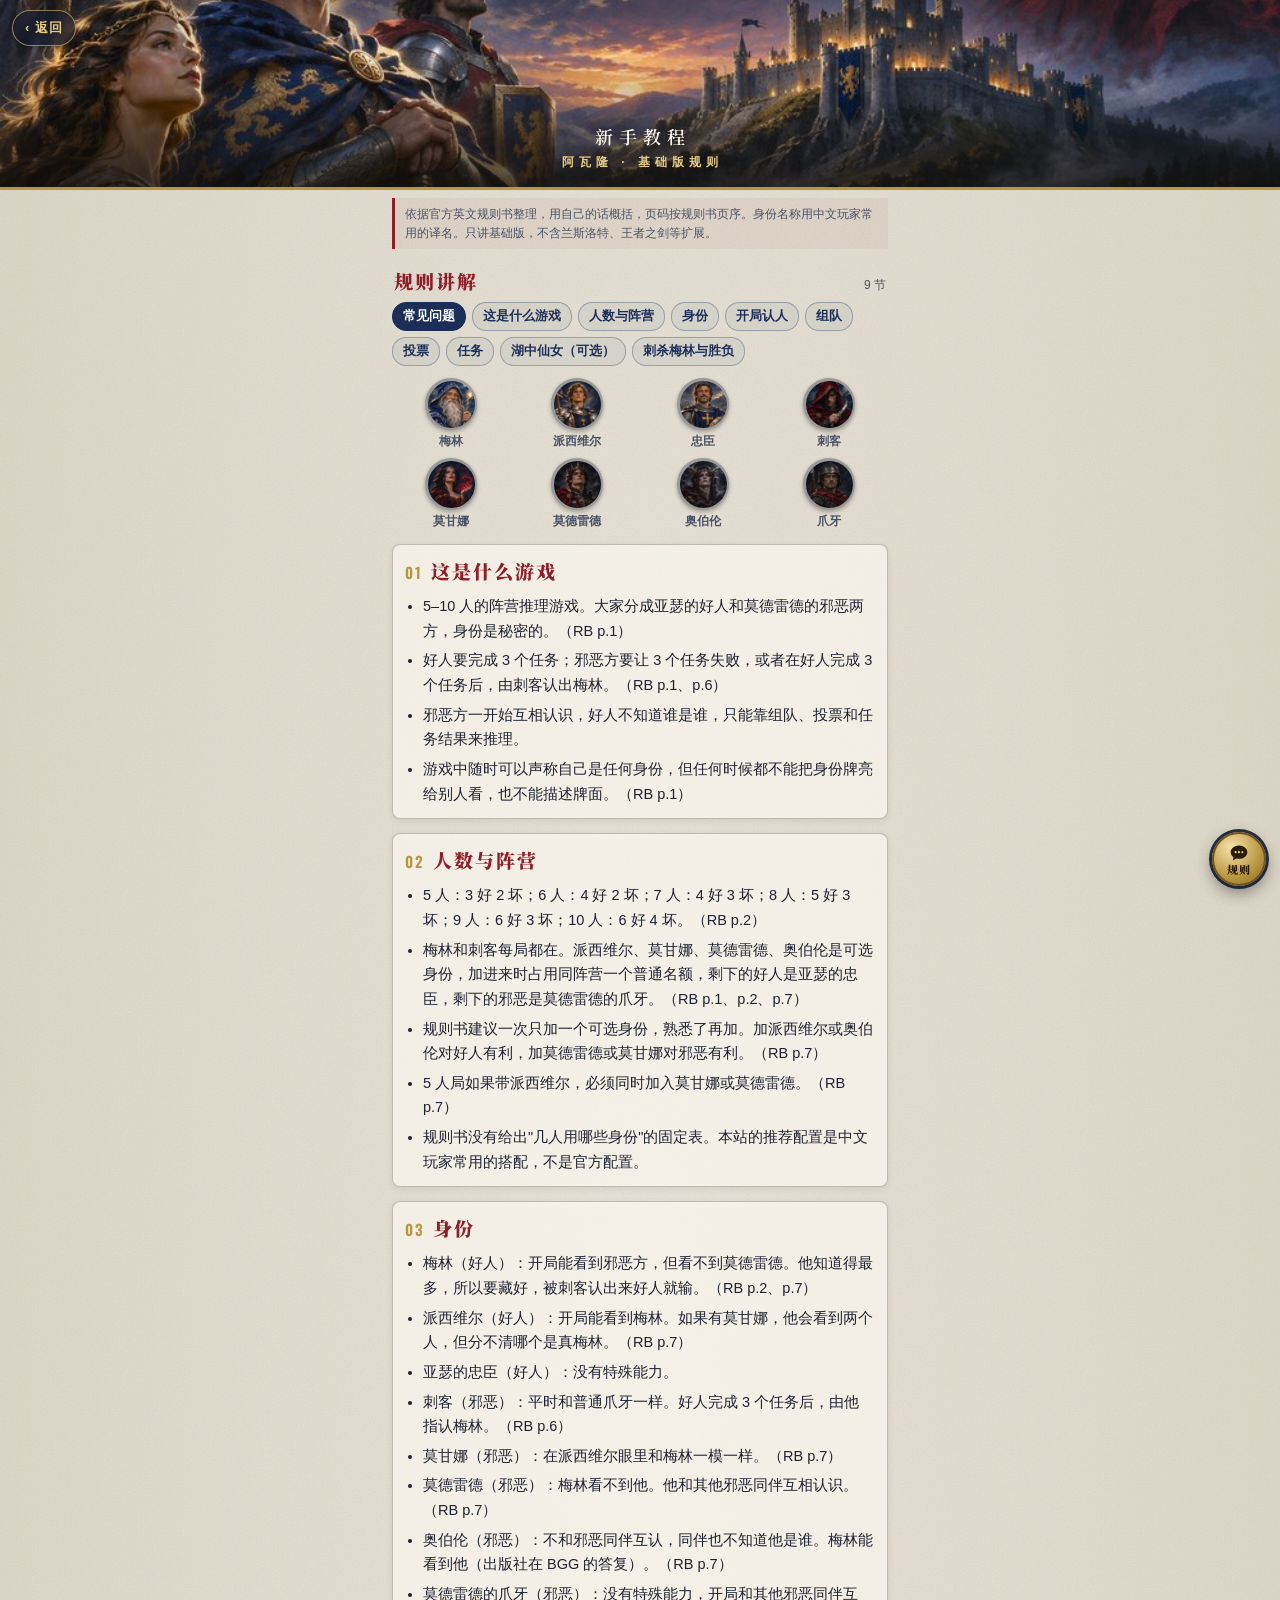
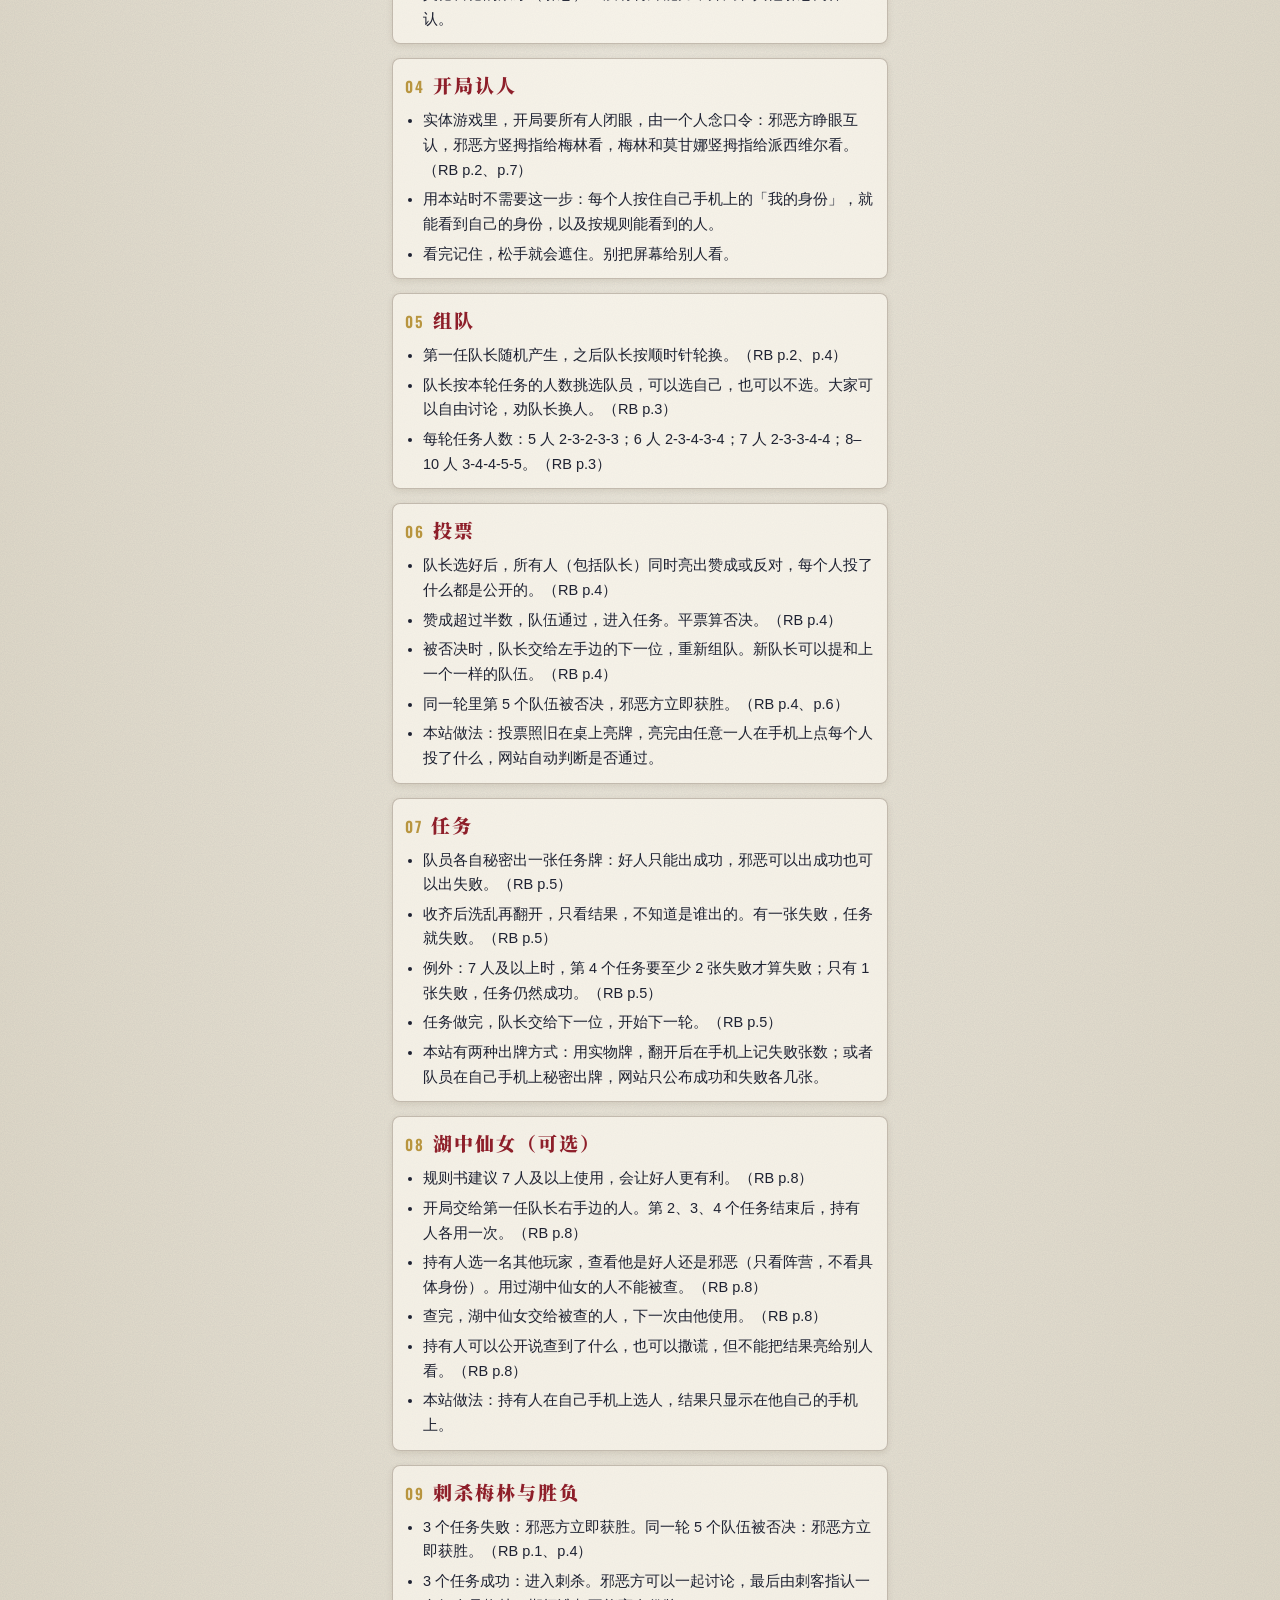
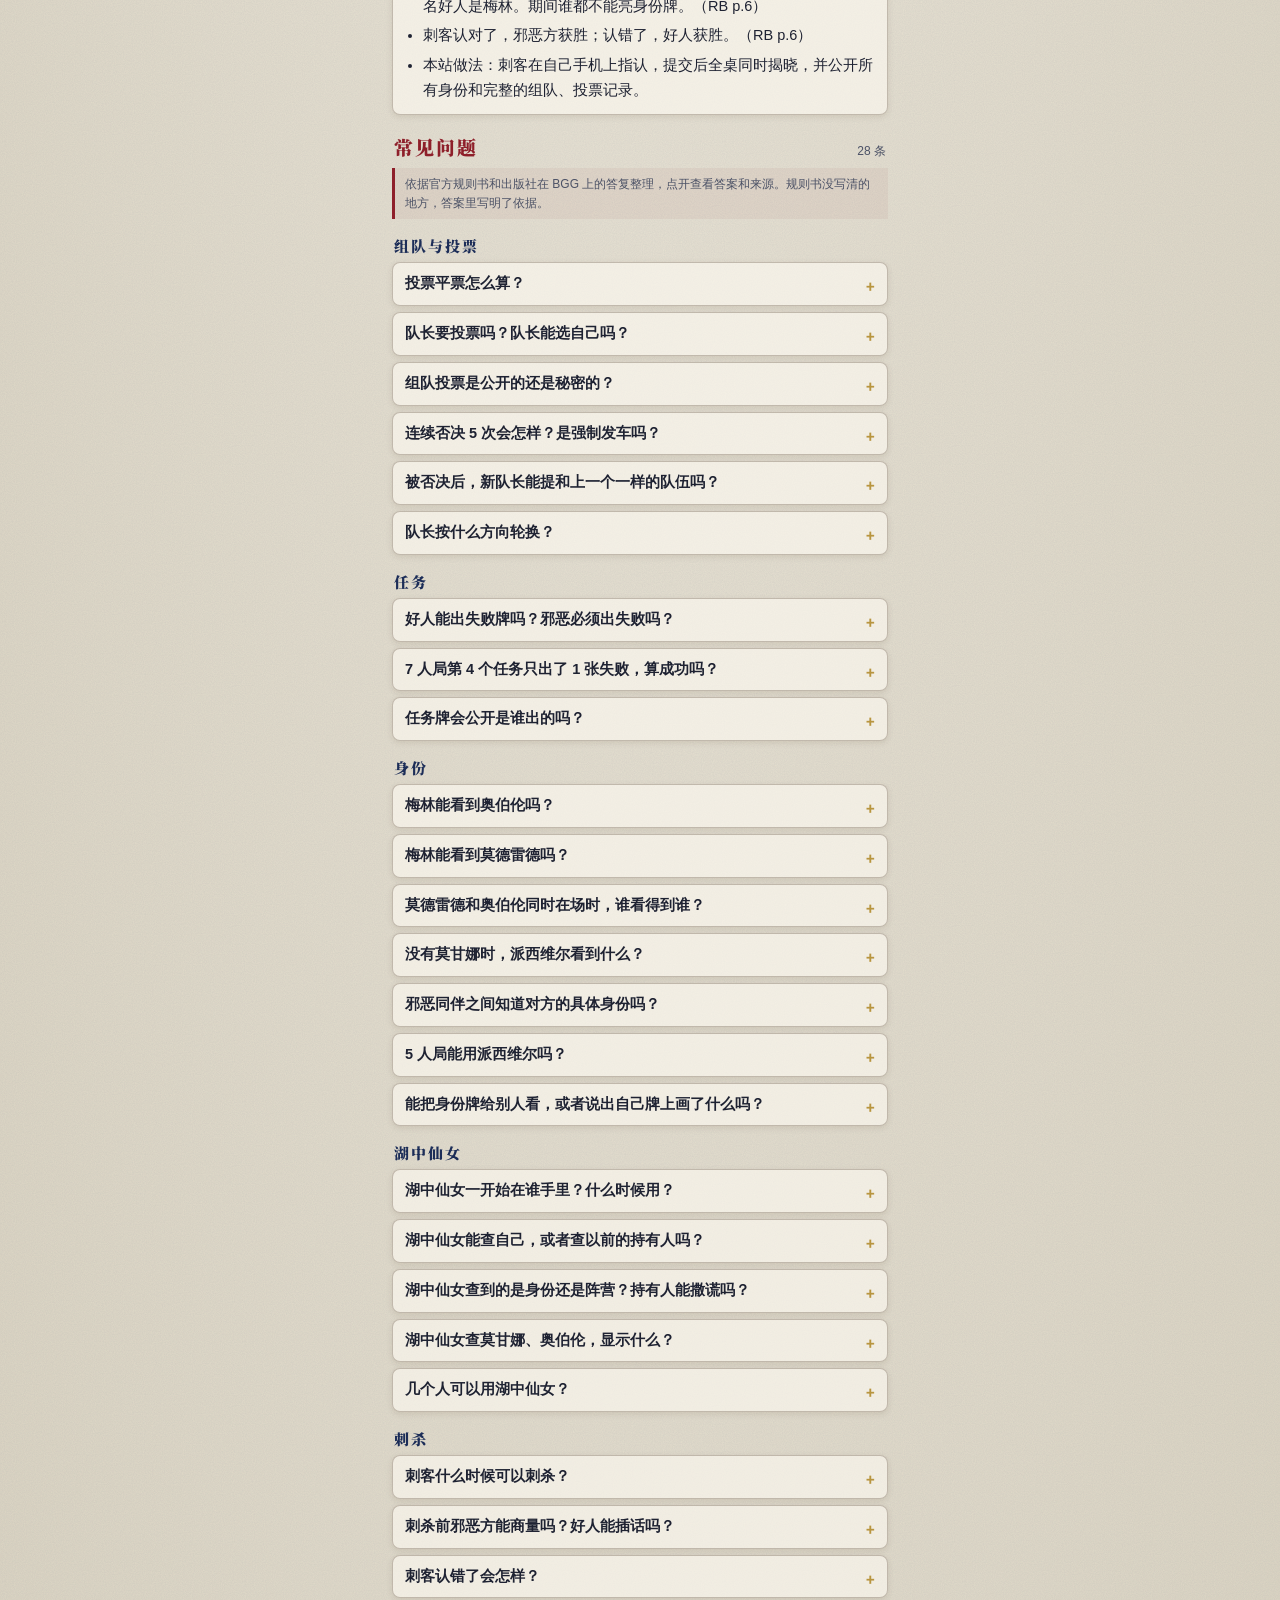
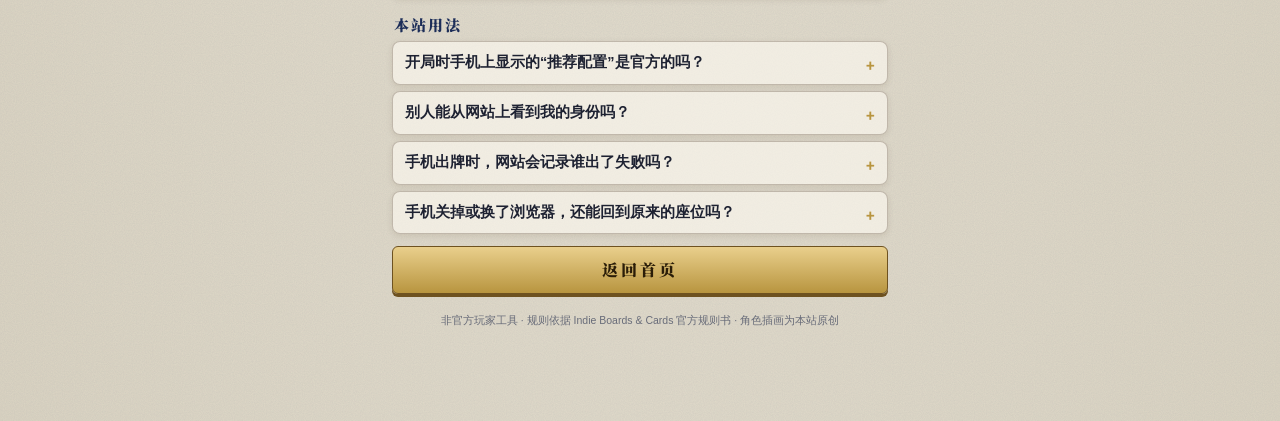
<file: public/guide.html>
<!doctype html>
<html lang="zh-CN">
<head>
<meta charset="utf-8">
<meta name="viewport" content="width=device-width,initial-scale=1,viewport-fit=cover">
<meta name="theme-color" content="#111a30">
<title>新手教程 · 阿瓦隆面杀助手</title>
<meta property="og:title" content="新手教程 · 阿瓦隆面杀助手">
<meta property="og:image" content="https://avalon.leisurecat.cloud/img/icon-512.jpg">
<link rel="icon" href="img/icon-64.png">
<link rel="apple-touch-icon" href="img/icon-180.png">
<link rel="preconnect" href="https://fonts.googleapis.com">
<link rel="preconnect" href="https://fonts.gstatic.com" crossorigin>
<link href="https://fonts.googleapis.com/css2?family=Oswald:wght@500;600&family=Noto+Serif+SC:wght@600;900&display=swap" rel="stylesheet">
<link rel="stylesheet" href="style.css">
</head>
<body>
<div style="position:absolute;width:0;height:0;overflow:hidden"><img src="img/icon-512.jpg" alt=""></div>
<div class="hero-art" style="height:calc(env(safe-area-inset-top) + 190px)"><a class="navb" href="/">‹ 返回</a><img src="img/guide.jpg" alt="" style="object-position:50% 50%"><div class="ht"><div class="hz">新手教程</div><div class="hs">阿瓦隆 · 基础版规则</div></div></div>
<div class="wrap guide">
<p class="note">依据官方英文规则书整理，用自己的话概括，页码按规则书页序。身份名称用中文玩家常用的译名。只讲基础版，不含兰斯洛特、王者之剑等扩展。</p>
<h2 class="h"><span>规则讲解</span><small>9 节</small></h2>
<nav class="toc"><a class="fqa" href="#faq">常见问题</a><a href="#s1">这是什么游戏</a><a href="#s2">人数与阵营</a><a href="#s3">身份</a><a href="#s4">开局认人</a><a href="#s5">组队</a><a href="#s6">投票</a><a href="#s7">任务</a><a href="#s8">湖中仙女（可选）</a><a href="#s9">刺杀梅林与胜负</a></nav>
<div class="roles"><div><span class="por sm"><img src="img/merlin.jpg" alt=""></span><b>梅林</b></div><div><span class="por sm"><img src="img/percival.jpg" alt=""></span><b>派西维尔</b></div><div><span class="por sm"><img src="img/servant.jpg" alt=""></span><b>忠臣</b></div><div><span class="por sm"><img src="img/assassin.jpg" alt=""></span><b>刺客</b></div><div><span class="por sm"><img src="img/morgana.jpg" alt=""></span><b>莫甘娜</b></div><div><span class="por sm"><img src="img/mordred.jpg" alt=""></span><b>莫德雷德</b></div><div><span class="por sm"><img src="img/oberon.jpg" alt=""></span><b>奥伯伦</b></div><div><span class="por sm"><img src="img/minion.jpg" alt=""></span><b>爪牙</b></div></div>
<section class="card gs" id="s1"><h2 class="h"><span><i>01</i>这是什么游戏</span></h2><ul><li>5–10 人的阵营推理游戏。大家分成亚瑟的好人和莫德雷德的邪恶两方，身份是秘密的。（RB p.1）</li><li>好人要完成 3 个任务；邪恶方要让 3 个任务失败，或者在好人完成 3 个任务后，由刺客认出梅林。（RB p.1、p.6）</li><li>邪恶方一开始互相认识，好人不知道谁是谁，只能靠组队、投票和任务结果来推理。</li><li>游戏中随时可以声称自己是任何身份，但任何时候都不能把身份牌亮给别人看，也不能描述牌面。（RB p.1）</li></ul></section>
<section class="card gs" id="s2"><h2 class="h"><span><i>02</i>人数与阵营</span></h2><ul><li>5 人：3 好 2 坏；6 人：4 好 2 坏；7 人：4 好 3 坏；8 人：5 好 3 坏；9 人：6 好 3 坏；10 人：6 好 4 坏。（RB p.2）</li><li>梅林和刺客每局都在。派西维尔、莫甘娜、莫德雷德、奥伯伦是可选身份，加进来时占用同阵营一个普通名额，剩下的好人是亚瑟的忠臣，剩下的邪恶是莫德雷德的爪牙。（RB p.1、p.2、p.7）</li><li>规则书建议一次只加一个可选身份，熟悉了再加。加派西维尔或奥伯伦对好人有利，加莫德雷德或莫甘娜对邪恶有利。（RB p.7）</li><li>5 人局如果带派西维尔，必须同时加入莫甘娜或莫德雷德。（RB p.7）</li><li>规则书没有给出&quot;几人用哪些身份&quot;的固定表。本站的推荐配置是中文玩家常用的搭配，不是官方配置。</li></ul></section>
<section class="card gs" id="s3"><h2 class="h"><span><i>03</i>身份</span></h2><ul><li>梅林（好人）：开局能看到邪恶方，但看不到莫德雷德。他知道得最多，所以要藏好，被刺客认出来好人就输。（RB p.2、p.7）</li><li>派西维尔（好人）：开局能看到梅林。如果有莫甘娜，他会看到两个人，但分不清哪个是真梅林。（RB p.7）</li><li>亚瑟的忠臣（好人）：没有特殊能力。</li><li>刺客（邪恶）：平时和普通爪牙一样。好人完成 3 个任务后，由他指认梅林。（RB p.6）</li><li>莫甘娜（邪恶）：在派西维尔眼里和梅林一模一样。（RB p.7）</li><li>莫德雷德（邪恶）：梅林看不到他。他和其他邪恶同伴互相认识。（RB p.7）</li><li>奥伯伦（邪恶）：不和邪恶同伴互认，同伴也不知道他是谁。梅林能看到他（出版社在 BGG 的答复）。（RB p.7）</li><li>莫德雷德的爪牙（邪恶）：没有特殊能力，开局和其他邪恶同伴互认。</li></ul></section>
<section class="card gs" id="s4"><h2 class="h"><span><i>04</i>开局认人</span></h2><ul><li>实体游戏里，开局要所有人闭眼，由一个人念口令：邪恶方睁眼互认，邪恶方竖拇指给梅林看，梅林和莫甘娜竖拇指给派西维尔看。（RB p.2、p.7）</li><li>用本站时不需要这一步：每个人按住自己手机上的「我的身份」，就能看到自己的身份，以及按规则能看到的人。</li><li>看完记住，松手就会遮住。别把屏幕给别人看。</li></ul></section>
<section class="card gs" id="s5"><h2 class="h"><span><i>05</i>组队</span></h2><ul><li>第一任队长随机产生，之后队长按顺时针轮换。（RB p.2、p.4）</li><li>队长按本轮任务的人数挑选队员，可以选自己，也可以不选。大家可以自由讨论，劝队长换人。（RB p.3）</li><li>每轮任务人数：5 人 2-3-2-3-3；6 人 2-3-4-3-4；7 人 2-3-3-4-4；8–10 人 3-4-4-5-5。（RB p.3）</li></ul></section>
<section class="card gs" id="s6"><h2 class="h"><span><i>06</i>投票</span></h2><ul><li>队长选好后，所有人（包括队长）同时亮出赞成或反对，每个人投了什么都是公开的。（RB p.4）</li><li>赞成超过半数，队伍通过，进入任务。平票算否决。（RB p.4）</li><li>被否决时，队长交给左手边的下一位，重新组队。新队长可以提和上一个一样的队伍。（RB p.4）</li><li>同一轮里第 5 个队伍被否决，邪恶方立即获胜。（RB p.4、p.6）</li><li>本站做法：投票照旧在桌上亮牌，亮完由任意一人在手机上点每个人投了什么，网站自动判断是否通过。</li></ul></section>
<section class="card gs" id="s7"><h2 class="h"><span><i>07</i>任务</span></h2><ul><li>队员各自秘密出一张任务牌：好人只能出成功，邪恶可以出成功也可以出失败。（RB p.5）</li><li>收齐后洗乱再翻开，只看结果，不知道是谁出的。有一张失败，任务就失败。（RB p.5）</li><li>例外：7 人及以上时，第 4 个任务要至少 2 张失败才算失败；只有 1 张失败，任务仍然成功。（RB p.5）</li><li>任务做完，队长交给下一位，开始下一轮。（RB p.5）</li><li>本站有两种出牌方式：用实物牌，翻开后在手机上记失败张数；或者队员在自己手机上秘密出牌，网站只公布成功和失败各几张。</li></ul></section>
<section class="card gs" id="s8"><h2 class="h"><span><i>08</i>湖中仙女（可选）</span></h2><ul><li>规则书建议 7 人及以上使用，会让好人更有利。（RB p.8）</li><li>开局交给第一任队长右手边的人。第 2、3、4 个任务结束后，持有人各用一次。（RB p.8）</li><li>持有人选一名其他玩家，查看他是好人还是邪恶（只看阵营，不看具体身份）。用过湖中仙女的人不能被查。（RB p.8）</li><li>查完，湖中仙女交给被查的人，下一次由他使用。（RB p.8）</li><li>持有人可以公开说查到了什么，也可以撒谎，但不能把结果亮给别人看。（RB p.8）</li><li>本站做法：持有人在自己手机上选人，结果只显示在他自己的手机上。</li></ul></section>
<section class="card gs" id="s9"><h2 class="h"><span><i>09</i>刺杀梅林与胜负</span></h2><ul><li>3 个任务失败：邪恶方立即获胜。同一轮 5 个队伍被否决：邪恶方立即获胜。（RB p.1、p.4）</li><li>3 个任务成功：进入刺杀。邪恶方可以一起讨论，最后由刺客指认一名好人是梅林。期间谁都不能亮身份牌。（RB p.6）</li><li>刺客认对了，邪恶方获胜；认错了，好人获胜。（RB p.6）</li><li>本站做法：刺客在自己手机上指认，提交后全桌同时揭晓，并公开所有身份和完整的组队、投票记录。</li></ul></section>
<h2 class="h" id="faq"><span>常见问题</span><small>28 条</small></h2>
<p class="note">依据官方规则书和出版社在 BGG 上的答复整理，点开查看答案和来源。规则书没写清的地方，答案里写明了依据。</p>
<h3 class="fq-cat">组队与投票</h3><details class="card fq"><summary>投票平票怎么算？</summary><p>算否决。赞成必须超过总人数的一半，队伍才通过。 <a href="https://upload.snakesandlattes.com/rules/r/ResistanceAvalon.pdf" target="_blank" rel="noopener">来源：官方规则书 p.4</a></p></details><details class="card fq"><summary>队长要投票吗？队长能选自己吗？</summary><p>队长和其他人一样要投票。队长可以把自己选进队伍，也可以不选。 <a href="https://upload.snakesandlattes.com/rules/r/ResistanceAvalon.pdf" target="_blank" rel="noopener">来源：官方规则书 p.3–4</a></p></details><details class="card fq"><summary>组队投票是公开的还是秘密的？</summary><p>公开的。所有人同时亮出赞成或反对，每个人投了什么大家都看得到。秘密的只有任务牌。 <a href="https://upload.snakesandlattes.com/rules/r/ResistanceAvalon.pdf" target="_blank" rel="noopener">来源：官方规则书 p.4</a></p></details><details class="card fq"><summary>连续否决 5 次会怎样？是强制发车吗？</summary><p>不是强制发车。同一轮里第 5 个队伍被否决时，邪恶方直接获胜。一轮任务做完后重新从第 1 次开始数。“否决 4 次后强制发车”是流传很广的村规，不是官方规则。 <a href="https://upload.snakesandlattes.com/rules/r/ResistanceAvalon.pdf" target="_blank" rel="noopener">来源：官方规则书 p.4、p.6</a></p></details><details class="card fq"><summary>被否决后，新队长能提和上一个一样的队伍吗？</summary><p>可以，规则书没有禁止。 <a href="https://boardgamegeek.com/thread/2435756" target="_blank" rel="noopener">来源：BGG 规则区讨论</a></p></details><details class="card fq"><summary>队长按什么方向轮换？</summary><p>顺时针，也就是交给左手边的人。每次队伍被否决、每个任务做完，都换下一位当队长。 <a href="https://upload.snakesandlattes.com/rules/r/ResistanceAvalon.pdf" target="_blank" rel="noopener">来源：官方规则书 p.4–5</a></p></details><h3 class="fq-cat">任务</h3><details class="card fq"><summary>好人能出失败牌吗？邪恶必须出失败吗？</summary><p>好人只能出成功。邪恶可以自己选，出成功也行，出失败也行。 <a href="https://upload.snakesandlattes.com/rules/r/ResistanceAvalon.pdf" target="_blank" rel="noopener">来源：官方规则书 p.5</a></p></details><details class="card fq"><summary>7 人局第 4 个任务只出了 1 张失败，算成功吗？</summary><p>算成功，直接进入下一个任务，不用重做。7 人及以上时只有第 4 个任务需要 2 张失败，其他任务 1 张失败就失败。 <a href="https://upload.snakesandlattes.com/rules/r/ResistanceAvalon.pdf" target="_blank" rel="noopener">来源：官方规则书 p.5</a></p></details><details class="card fq"><summary>任务牌会公开是谁出的吗？</summary><p>不会。收齐后洗乱再翻开，只看有几张成功、几张失败。规则书还建议打出的牌和没用的牌都要洗。 <a href="https://upload.snakesandlattes.com/rules/r/ResistanceAvalon.pdf" target="_blank" rel="noopener">来源：官方规则书 p.5</a></p></details><h3 class="fq-cat">身份</h3><details class="card fq"><summary>梅林能看到奥伯伦吗？</summary><p>能。奥伯伦不和邪恶同伴互认，但梅林看得到他。这一点规则书写得有歧义，以出版社在 BGG 上的答复为准。 <a href="https://boardgamegeek.com/thread/864973/article/10198885" target="_blank" rel="noopener">来源：出版社在 BGG 的答复</a></p></details><details class="card fq"><summary>梅林能看到莫德雷德吗？</summary><p>不能，这正是莫德雷德的能力。莫德雷德和其他邪恶同伴（奥伯伦除外）照常互认。 <a href="https://upload.snakesandlattes.com/rules/r/ResistanceAvalon.pdf" target="_blank" rel="noopener">来源：官方规则书 p.7</a></p></details><details class="card fq"><summary>莫德雷德和奥伯伦同时在场时，谁看得到谁？</summary><p>梅林看不到莫德雷德、看得到奥伯伦；莫德雷德和其他邪恶同伴互相认识，但都不知道谁是奥伯伦；奥伯伦谁也不认识。这是把规则书对两个身份的说明合起来得出的，规则书没有单独举这个例子。 <a href="https://upload.snakesandlattes.com/rules/r/ResistanceAvalon.pdf" target="_blank" rel="noopener">来源：官方规则书 p.7</a></p></details><details class="card fq"><summary>没有莫甘娜时，派西维尔看到什么？</summary><p>只看到梅林一个人，能直接确认谁是梅林。所以加派西维尔时通常也会加莫甘娜。 <a href="https://upload.snakesandlattes.com/rules/r/ResistanceAvalon.pdf" target="_blank" rel="noopener">来源：官方规则书 p.7</a></p></details><details class="card fq"><summary>邪恶同伴之间知道对方的具体身份吗？</summary><p>不知道。开局只是互相确认谁是邪恶，不知道谁是刺客、谁是莫甘娜。有些桌会让邪恶方互相知道具体身份，那是村规。 <a href="https://upload.snakesandlattes.com/rules/r/ResistanceAvalon.pdf" target="_blank" rel="noopener">来源：官方规则书 p.2、p.7</a></p></details><details class="card fq"><summary>5 人局能用派西维尔吗？</summary><p>能，但规则书要求 5 人局带派西维尔时，必须同时加入莫甘娜或莫德雷德。 <a href="https://upload.snakesandlattes.com/rules/r/ResistanceAvalon.pdf" target="_blank" rel="noopener">来源：官方规则书 p.7</a></p></details><details class="card fq"><summary>能把身份牌给别人看，或者说出自己牌上画了什么吗？</summary><p>都不行。口头上可以随便声称自己是任何身份，但不能亮牌，也不能描述牌面。 <a href="https://upload.snakesandlattes.com/rules/r/ResistanceAvalon.pdf" target="_blank" rel="noopener">来源：官方规则书 p.1</a></p></details><h3 class="fq-cat">湖中仙女</h3><details class="card fq"><summary>湖中仙女一开始在谁手里？什么时候用？</summary><p>开局交给第一任队长右手边的人。第 2、3、4 个任务结束后各用一次，整局最多 3 次。 <a href="https://upload.snakesandlattes.com/rules/r/ResistanceAvalon.pdf" target="_blank" rel="noopener">来源：官方规则书 p.8</a></p></details><details class="card fq"><summary>湖中仙女能查自己，或者查以前的持有人吗？</summary><p>都不能。只能查另一名玩家，而且用过湖中仙女的人（包括开局拿到它的人）不能被查。 <a href="https://upload.snakesandlattes.com/rules/r/ResistanceAvalon.pdf" target="_blank" rel="noopener">来源：官方规则书 p.8</a></p></details><details class="card fq"><summary>湖中仙女查到的是身份还是阵营？持有人能撒谎吗？</summary><p>只看阵营（好人或邪恶）。持有人可以公开说结果，也可以撒谎，但不能把查到的结果亮给别人看。 <a href="https://upload.snakesandlattes.com/rules/r/ResistanceAvalon.pdf" target="_blank" rel="noopener">来源：官方规则书 p.8</a></p></details><details class="card fq"><summary>湖中仙女查莫甘娜、奥伯伦，显示什么？</summary><p>都显示邪恶。查的是阵营，所有邪恶身份都是邪恶。 <a href="https://upload.snakesandlattes.com/rules/r/ResistanceAvalon.pdf" target="_blank" rel="noopener">来源：官方规则书 p.8</a></p></details><details class="card fq"><summary>几个人可以用湖中仙女？</summary><p>规则书建议 7 人及以上使用。人少时也可以用，但会让好人更强。 <a href="https://upload.snakesandlattes.com/rules/r/ResistanceAvalon.pdf" target="_blank" rel="noopener">来源：官方规则书 p.8</a></p></details><h3 class="fq-cat">刺杀</h3><details class="card fq"><summary>刺客什么时候可以刺杀？</summary><p>只有好人完成 3 个任务之后。邪恶方靠 3 次任务失败或 5 次否决获胜时，没有刺杀环节。“刺客任何时候都能刺杀”是误传。 <a href="https://upload.snakesandlattes.com/rules/r/ResistanceAvalon.pdf" target="_blank" rel="noopener">来源：官方规则书 p.6</a></p></details><details class="card fq"><summary>刺杀前邪恶方能商量吗？好人能插话吗？</summary><p>邪恶方可以一起讨论，最后由刺客一个人指认。按规则书字面只有邪恶方讨论，不能亮身份牌；出版社说过他自己不会严格禁止好人插话。具体可以开局前约定。 <a href="https://boardgamegeek.com/thread/874478/article/10364026" target="_blank" rel="noopener">来源：出版社在 BGG 的答复</a></p></details><details class="card fq"><summary>刺客认错了会怎样？</summary><p>只要认错，好人就获胜，没有第二次机会。 <a href="https://upload.snakesandlattes.com/rules/r/ResistanceAvalon.pdf" target="_blank" rel="noopener">来源：官方规则书 p.6</a></p></details><h3 class="fq-cat">本站用法</h3><details class="card fq"><summary>开局时手机上显示的“推荐配置”是官方的吗？</summary><p>不是。规则书只规定好人和邪恶的人数，没给按人数的身份表。推荐配置是中文玩家常用的搭配，可以自己增减可选身份。 <a href="https://upload.snakesandlattes.com/rules/r/ResistanceAvalon.pdf" target="_blank" rel="noopener">来源：官方规则书 p.2、p.7</a></p></details><details class="card fq"><summary>别人能从网站上看到我的身份吗？</summary><p>不能。服务器只把你自己的身份和你按规则能看到的人发到你的手机上，别人的手机根本收不到。游戏结束后才公开所有身份。 <a href="./" target="_blank" rel="noopener">来源：本站说明</a></p></details><details class="card fq"><summary>手机出牌时，网站会记录谁出了失败吗？</summary><p>不会。所有队员出完后，服务器只保留成功和失败各几张，谁出了什么当场丢弃，结束后也查不到。 <a href="./" target="_blank" rel="noopener">来源：本站说明</a></p></details><details class="card fq"><summary>手机关掉或换了浏览器，还能回到原来的座位吗？</summary><p>同一部手机、同一个浏览器重新打开房间链接，会自动回到原来的座位。换了手机或浏览器就回不去了，开局前可以让别人把旧座位移除后重新入座。 <a href="./" target="_blank" rel="noopener">来源：本站说明</a></p></details>
<a class="btn" href="./">返回首页</a>
<footer>非官方玩家工具 · 规则依据 Indie Boards &amp; Cards 官方规则书 · 角色插画为本站原创</footer>
</div>
<script type="module" src="chat.js"></script>
</body>
</html>
</file>
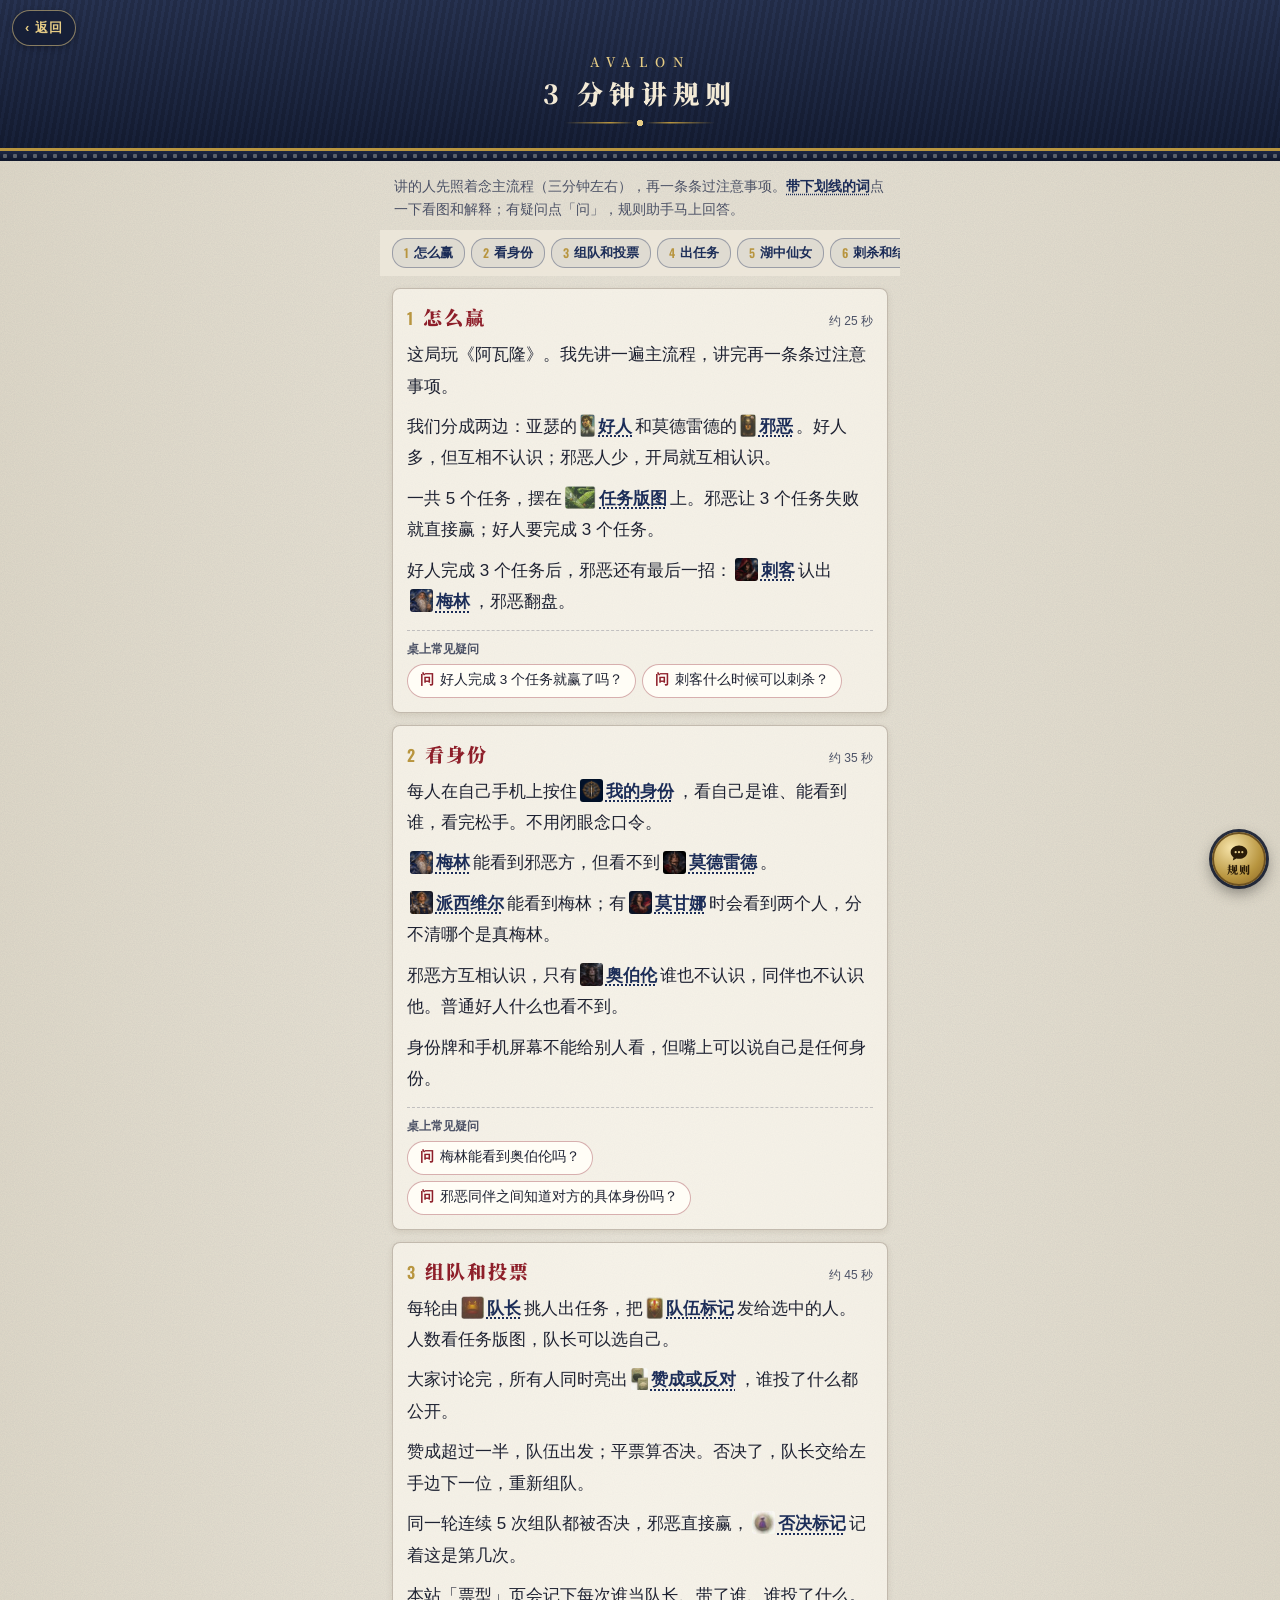
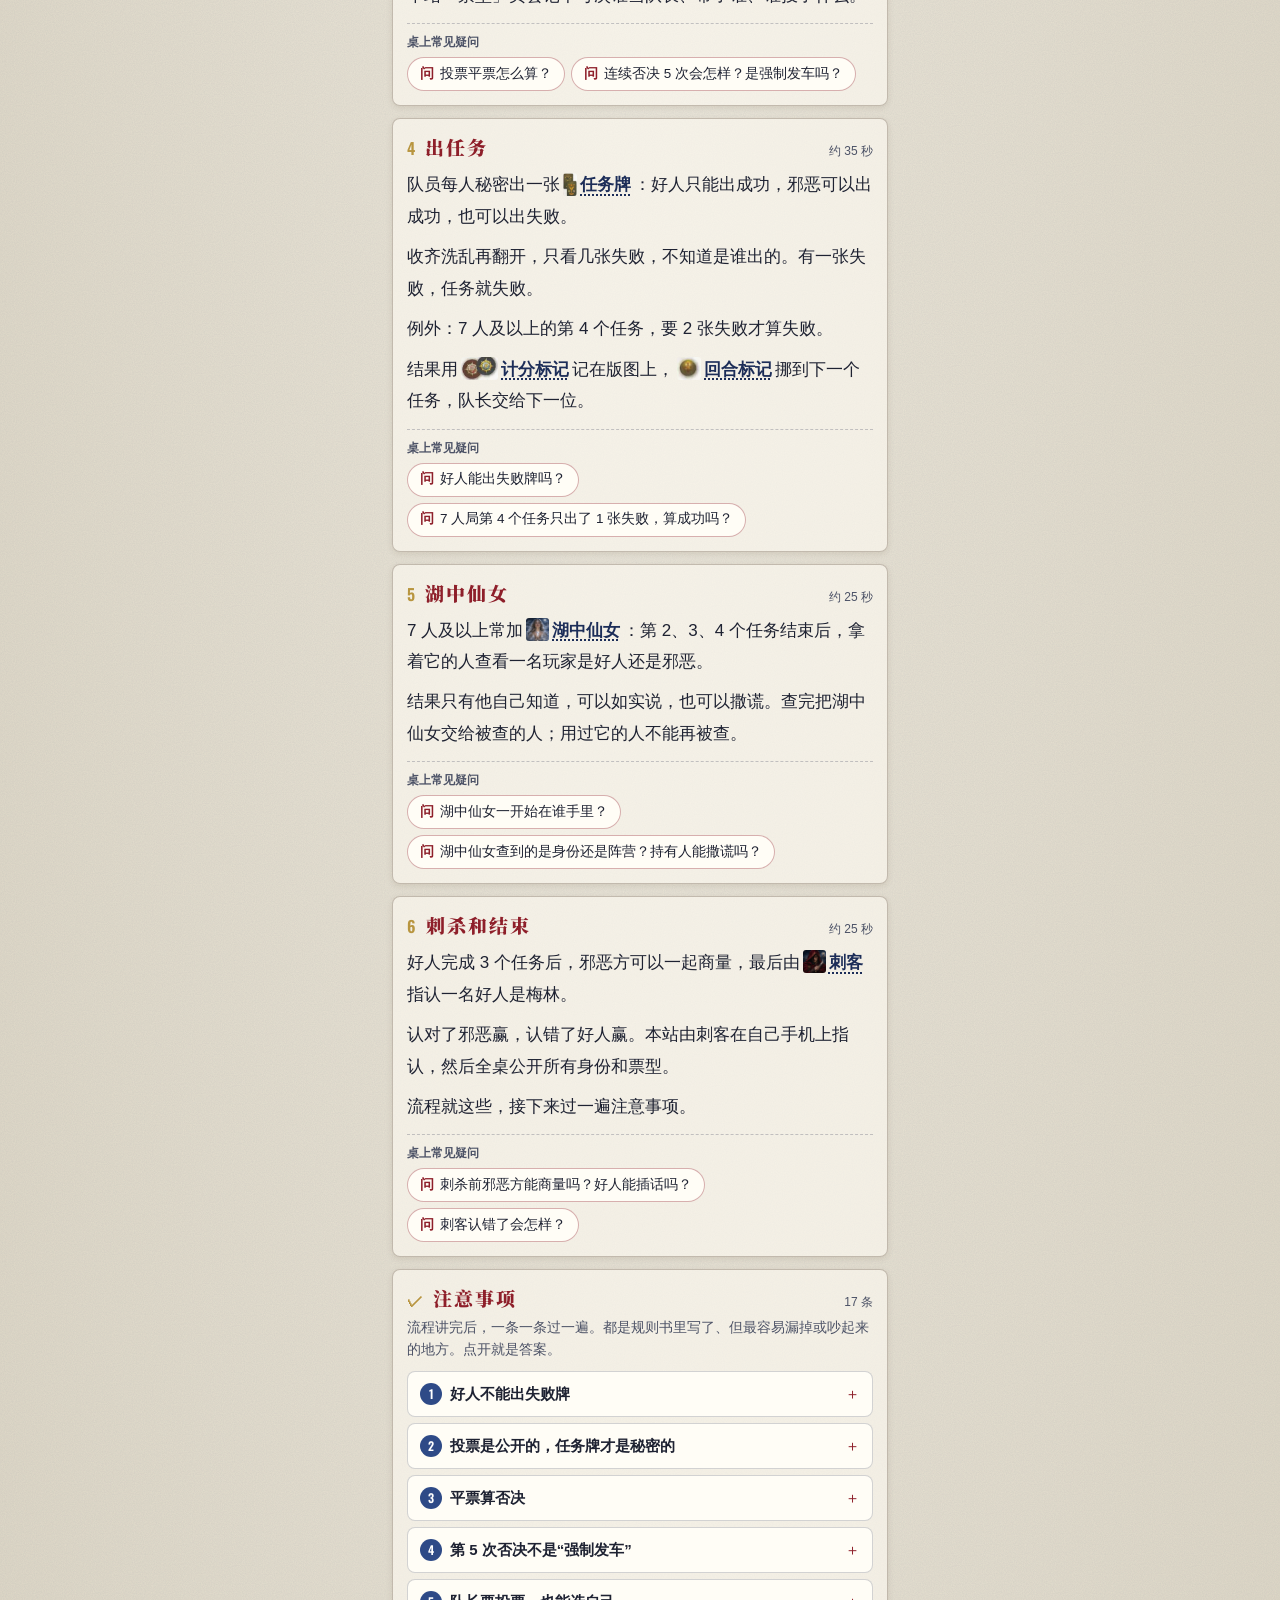
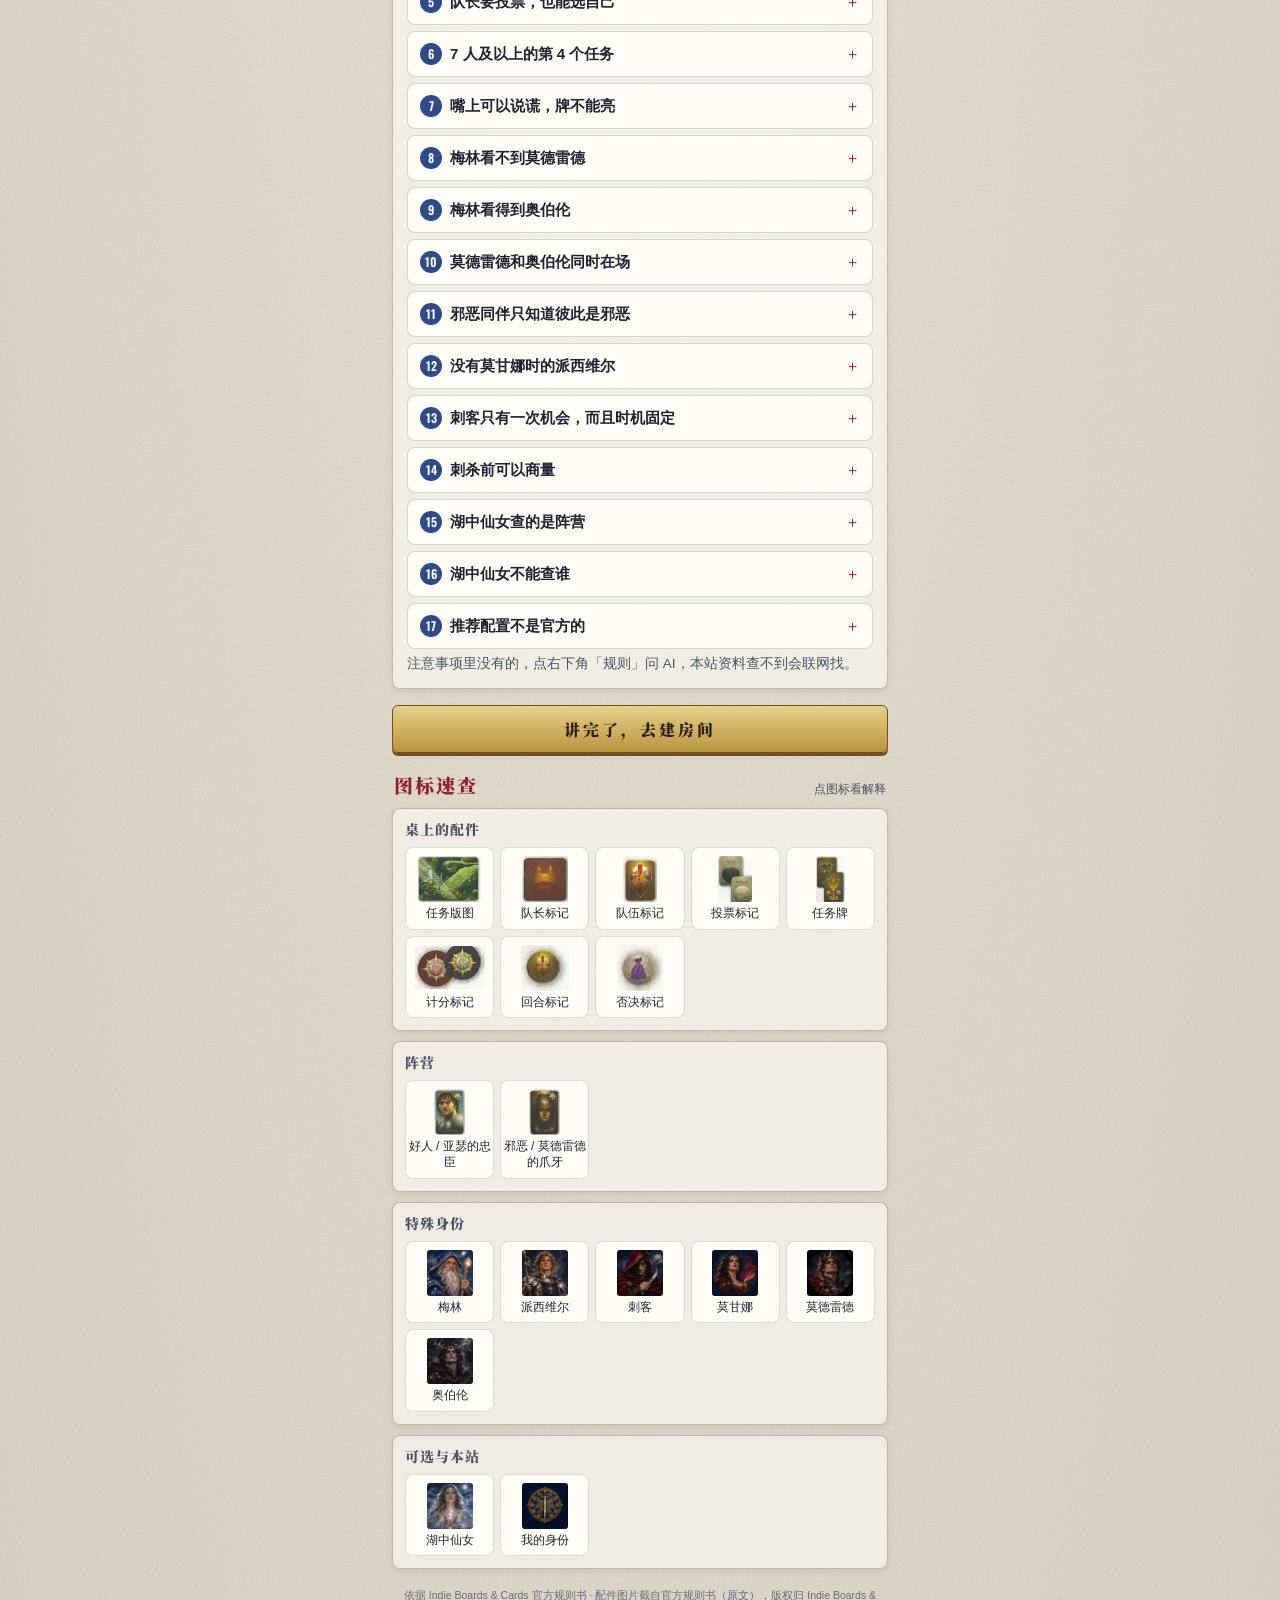
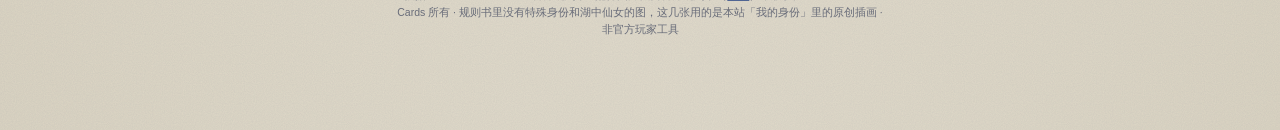
<file: public/teach.html>
<!doctype html>
<html lang="zh-CN">
<head>
<meta charset="utf-8">
<meta name="viewport" content="width=device-width,initial-scale=1,viewport-fit=cover">
<meta name="theme-color" content="#111a30">
<title>3 分钟讲规则 · 阿瓦隆面杀助手</title>
<meta property="og:title" content="3 分钟讲规则 · 阿瓦隆面杀助手">
<meta property="og:image" content="https://avalon.leisurecat.cloud/img/icon-512.jpg">
<link rel="icon" href="img/icon-64.png">
<link rel="apple-touch-icon" href="img/icon-180.png">
<link rel="preconnect" href="https://fonts.googleapis.com">
<link rel="preconnect" href="https://fonts.gstatic.com" crossorigin>
<link href="https://fonts.googleapis.com/css2?family=Oswald:wght@500;600&family=Noto+Serif+SC:wght@600;900&display=swap" rel="stylesheet">
<link rel="stylesheet" href="style.css">
</head>
<body>
<div style="position:absolute;width:0;height:0;overflow:hidden"><img src="img/icon-512.jpg" alt=""></div>
<div class="hero"><a class="navb" href="/">‹ 返回</a><div class="en">AVALON</div><h1>3 分钟讲规则</h1><div class="orn"></div></div><div class="band"></div>
<div class="wrap teach" id="teach"></div>
<script type="module" src="teach.js"></script>
<script type="module" src="chat.js"></script>
</body>
</html>
</file>
<file: public/style.css>
:root{
  /* Avalon: midnight navy, silver, crimson and gold on cool parchment */
  --parch:#ece7da; --parch2:#dbd4c2; --ink:#1e2232; --ink2:#4c5266;
  --red:#8e1f2a; --navy:#1c2d58; --navy2:#2e4a87; --step:#2e4a87;
  --steel:#0f172c; --steel2:#1b2747; --brass:#b8953f; --brass2:#e6cc85;
  --good:#2f5fae; --evil:#a3232f; --silver:#aab2c2;
  --serif:"Noto Serif SC","Songti SC","STSong",serif;
  --sans:-apple-system,"PingFang SC","Hiragino Sans GB","Microsoft YaHei",sans-serif;
  --num:"Oswald","DIN Alternate",sans-serif;
}
*{box-sizing:border-box;margin:0;padding:0;-webkit-tap-highlight-color:transparent}
html{background:var(--parch2)}
body{min-height:100vh;font-family:var(--sans);color:var(--ink);
  background:
    url("data:image/svg+xml;utf8,<svg xmlns='http://www.w3.org/2000/svg' width='240' height='240'><filter id='n'><feTurbulence type='fractalNoise' baseFrequency='.9' numOctaves='2' stitchTiles='stitch'/><feColorMatrix values='0 0 0 0 .22 0 0 0 0 .24 0 0 0 0 .3 0 0 0 .14 0'/></filter><rect width='240' height='240' filter='url(%23n)'/></svg>"),
    radial-gradient(ellipse at 50% 30%,var(--parch) 0%,var(--parch2) 100%)}
button{font-family:inherit;cursor:pointer}
.hidden{display:none!important}
.band{height:10px;background:radial-gradient(circle at 5px 5px,#59606b 0 2px,transparent 2.5px) 0 0/10px 10px,linear-gradient(#1d2744,#0f162a)}

/* big header (landing / setup) */
.hero{padding:calc(env(safe-area-inset-top) + 22px) 16px 20px;text-align:center;color:#f3ead6;
  background:linear-gradient(180deg,rgba(255,255,255,.04),rgba(0,0,0,.25)),repeating-linear-gradient(100deg,#1e2a4a 0 3px,#19233f 3px 7px),var(--steel2);
  border-bottom:3px solid var(--brass)}
.hero .en{font:600 13px var(--serif);letter-spacing:8px;color:var(--brass2)}
.hero h1{font:900 26px/1.25 var(--serif);letter-spacing:6px;margin-top:6px}
.orn{width:150px;height:10px;margin:8px auto 0;
  background:radial-gradient(circle,var(--brass2) 0 3px,transparent 3.5px) center/10px 10px no-repeat,
    linear-gradient(90deg,transparent,var(--brass) 30%,transparent 46%,transparent 54%,var(--brass) 70%,transparent) center/100% 1.5px no-repeat}
/* slim bar (in game) */
.bar{display:flex;align-items:center;gap:8px;padding:calc(env(safe-area-inset-top) + 8px) 12px 8px;color:#f3ead6;
  background:repeating-linear-gradient(100deg,#1e2a4a 0 3px,#19233f 3px 7px),var(--steel2);border-bottom:2px solid var(--brass)}
.bar .ttl{flex:1;font:900 15px var(--serif);letter-spacing:2px;white-space:nowrap;overflow:hidden;text-overflow:ellipsis}
.room{display:inline-flex;align-items:center;gap:6px;height:30px;padding:0 10px;border-radius:15px;border:1px solid rgba(224,194,122,.5);
  background:rgba(0,0,0,.2);color:var(--brass2);font:600 15px var(--num);letter-spacing:2px}
.room small{font:500 11px var(--sans);letter-spacing:0;color:#cbbf9f}
.conn{width:9px;height:9px;border-radius:50%;background:#7d8796;box-shadow:0 0 0 2px rgba(0,0,0,.25)}
.conn.on{background:#62c27a}

.wrap{max-width:520px;margin:0 auto;padding:0 12px calc(env(safe-area-inset-bottom) + 20px)}
.tabs{display:flex;gap:6px;margin:10px 0 8px}
.tab{flex:1;height:38px;border-radius:4px;font:700 15px var(--serif);letter-spacing:3px;color:var(--navy);
  background:rgba(38,64,106,.08);border:1.5px solid rgba(38,64,106,.35)}
.tab.on{color:#fff;background:linear-gradient(180deg,var(--navy2),var(--navy));border-color:#1a2d4d}
h2.h{display:flex;align-items:baseline;justify-content:space-between;margin:18px 2px 8px;font:900 19px var(--serif);letter-spacing:2px;color:var(--red)}
h2.h small{font:500 12px var(--sans);letter-spacing:0;color:var(--ink2)}
.note{font:500 12px/1.55 var(--sans);color:var(--ink2);padding:7px 10px;border-left:3px solid var(--red);background:rgba(122,36,22,.05);margin-top:8px}
.note b{color:var(--red)}
.card{background:rgba(255,252,243,.6);border:1.5px solid rgba(90,74,56,.32);border-radius:8px;box-shadow:0 2px 6px rgba(60,40,10,.1)}
.list{display:flex;flex-direction:column;gap:7px}
.row{display:flex;align-items:center;gap:8px;padding:7px 9px}
.stepn{flex:none;width:24px;height:24px;border-radius:50%;background:var(--step);color:#fff;border:2px solid #fff;
  box-shadow:0 1px 3px rgba(0,0,0,.3);font:600 13px/20px var(--num);text-align:center}
.por{display:inline-block;flex:none;width:46px;height:46px;border-radius:50%;padding:3px;background:var(--c,#999);box-shadow:0 2px 4px rgba(0,0,0,.3);border:none}
.por img{display:block;width:100%;height:100%;border-radius:50%;object-fit:cover;background:#3a2f25}
.por.sm{width:36px;height:36px;padding:2.5px}
.por.xs{width:28px;height:28px;padding:2px}
.who{flex:1;min-width:0}
.who .nm{font:700 15px var(--sans);white-space:nowrap;overflow:hidden;text-overflow:ellipsis}
.who .fg{font:500 11px var(--sans);color:var(--ink2);margin-top:1px;white-space:nowrap;overflow:hidden;text-overflow:ellipsis}
input.pn{width:100%;height:34px;border:1.5px solid rgba(90,74,56,.35);border-radius:6px;background:#fffdf6;padding:0 8px;outline:none;font:700 15px var(--sans);color:var(--ink)}
input.pn:focus{border-color:var(--navy)}
.ib{flex:none;width:34px;height:34px;border-radius:6px;border:1.5px solid rgba(90,74,56,.4);background:rgba(255,255,255,.55);color:var(--ink);font:700 18px/1 var(--sans)}
.ib:disabled{opacity:.25}
.field{flex:none;display:flex;align-items:center;width:64px;height:36px;border-radius:6px;background:#fffdf6;border:1.5px solid var(--brass);padding:0 7px}
.field i{font:600 14px var(--num);font-style:normal;color:var(--brass);margin-right:2px}
.field input{width:100%;border:none;outline:none;background:transparent;font:600 19px var(--num);color:var(--ink);text-align:right}
.field input.bad{color:#c0392b}
.chips{display:flex;gap:8px}
.chip{flex:1;height:40px;border-radius:6px;border:1.5px solid rgba(38,64,106,.4);background:transparent;color:var(--navy);font:700 16px var(--sans)}
.chip.on{background:var(--navy);color:#fff;border-color:var(--navy)}
.dots{display:flex;gap:6px;margin-top:5px}
.dot{width:20px;height:20px;border-radius:50%;border:2px solid #fff;background:var(--c);box-shadow:0 0 0 1px rgba(0,0,0,.25)}
.dot.on{box-shadow:0 0 0 2px var(--ink)}
.dot:disabled{opacity:.2}
.btn{display:block;width:100%;height:48px;margin-top:12px;border-radius:6px;border:1.5px solid #6e5220;
  background:linear-gradient(180deg,#e9cf8c,var(--brass));color:#2a1d08;font:900 16px var(--serif);letter-spacing:3px;box-shadow:0 3px 0 #6e5220}
.btn:active{transform:translateY(2px);box-shadow:0 1px 0 #6e5220}
.btn:disabled{opacity:.4}
.btn.navy{background:linear-gradient(180deg,var(--navy2),var(--navy));border-color:#1a2d4d;color:#fff;box-shadow:0 3px 0 #13213a}
.btn.ghost{height:38px;margin-top:8px;background:transparent;border-color:rgba(90,74,56,.4);color:var(--ink2);font:600 13px var(--sans);letter-spacing:1px;box-shadow:none}
.btns{display:flex;gap:8px}.btns .btn{flex:1}
.err{margin-top:6px;color:#b03020;font-size:13px;text-align:center;min-height:1em}

/* status strip */
.status{display:flex;align-items:center;gap:10px;padding:8px 10px;border-radius:8px;background:rgba(38,64,106,.08);border:1px solid rgba(38,64,106,.25)}
.medal{flex:none;display:inline-flex;align-items:center;justify-content:center;width:40px;height:40px;border-radius:50%;
  background:radial-gradient(circle at 35% 30%,#f2dc9c,var(--brass) 60%,#6e5220);color:#2a1d08;font:900 15px/1 var(--serif);
  border:2px solid #4b3714;box-shadow:0 2px 4px rgba(0,0,0,.3);text-align:center}
.status .t{font:900 17px var(--serif);letter-spacing:1px;color:var(--navy)}
.status .t b{font:600 19px var(--num);color:var(--red);margin:0 2px}
.status .s{font-size:12px;color:var(--ink2);margin-top:1px}
.pips{display:flex;gap:3px;margin-left:auto}
.pips i{width:7px;height:16px;border-radius:2px;background:rgba(38,64,106,.18)}
.pips i.done{background:var(--navy2)}
.pips i.cur{background:var(--red)}
.banner{margin-top:8px;padding:9px 10px;border-radius:8px;background:var(--steel2);color:#eef0f5;font-size:13px;line-height:1.5;display:flex;align-items:center;gap:10px}
.banner b{color:var(--brass2)}
.banner button{flex:none;height:32px;padding:0 12px;border-radius:5px;border:1px solid var(--brass);background:var(--brass);color:#22180a;font:700 13px var(--sans)}

/* turn order track */
.track{margin-top:8px;padding:9px 6px 9px;border-radius:8px;background:linear-gradient(180deg,#2a3443,#171d27);border:2px solid #0e1218;color:#f3ead6}
.track .t{font:700 12px var(--serif);letter-spacing:2px;color:var(--brass2);text-align:center}
.slots{display:flex;justify-content:center;gap:4px;margin-top:6px}
.slot{flex:1;max-width:88px;text-align:center;min-width:0}
.slot .o{font:600 12px var(--num);color:var(--brass2);margin-bottom:3px}
.slot .por{display:block;margin:0 auto;width:44px;height:44px}
.slot .n{font:600 11.5px var(--sans);margin-top:3px;white-space:nowrap;overflow:hidden;text-overflow:ellipsis}
.slot .m{display:inline-block;margin-top:2px;padding:0 7px;border-radius:9px;background:var(--brass);color:#22180a;font:600 12px/17px var(--num)}
.slot .tie{display:block;font-size:10px;color:#aab6c8;margin-top:1px}

/* scoring table */
.seg{display:flex;border:1.5px solid var(--navy);border-radius:6px;overflow:hidden}
.seg button{flex:1;height:36px;border:none;background:transparent;color:var(--navy);font:700 14px var(--sans)}
.seg button.on{background:var(--navy);color:#fff}
table.sc{width:100%;margin-top:8px;border-collapse:separate;border-spacing:0 6px;table-layout:fixed}
.sc thead th{padding:0 2px 2px;vertical-align:bottom}
.sc th:first-child{width:64px}
.pv{display:flex;flex-direction:column;align-items:center;gap:2px;min-width:0}
.pv span{max-width:100%;font:700 12.5px var(--sans);white-space:nowrap;overflow:hidden;text-overflow:ellipsis}
.sc tbody th{height:50px;padding-left:9px;text-align:left;font:600 13px/1.2 var(--sans);color:var(--ink2);background:rgba(255,252,243,.6);border:1.5px solid rgba(90,74,56,.25);border-right:none;border-radius:8px 0 0 8px}
.sc tbody th small{display:block;font-size:11px;font-weight:500}
.sc td{padding:0 3px;background:rgba(255,252,243,.6);border-top:1.5px solid rgba(90,74,56,.25);border-bottom:1.5px solid rgba(90,74,56,.25)}
.sc td:last-child{border-right:1.5px solid rgba(90,74,56,.25);border-radius:0 8px 8px 0;padding-right:5px}
.cell{width:100%;height:40px;border-radius:5px;border:1.5px solid rgba(181,139,60,.75);background:#fffdf6;font:600 17px var(--num);color:var(--ink)}
.cell.empty{color:#b7a98f;font:500 12px var(--sans)}
.cell.bad{color:#c0392b;border-color:#c0392b}
.sc td.tt{text-align:center;font:600 21px var(--num);color:var(--red)}
.legend{font:500 11.5px/1.6 var(--sans);color:var(--ink2);margin-top:4px}
.legend b{color:var(--ink)}

/* sheets */
.mask{position:fixed;inset:0;background:rgba(15,18,24,.55);z-index:20}
.sheet{position:fixed;left:0;right:0;bottom:0;z-index:21;max-width:520px;margin:0 auto;padding:12px 14px calc(env(safe-area-inset-bottom) + 14px);
  background:var(--parch);border-top:3px solid var(--brass);border-radius:14px 14px 0 0;box-shadow:0 -8px 30px rgba(0,0,0,.4)}
.sheet h3{font:900 16px var(--serif);color:var(--red);letter-spacing:1px}
.sheet .hint{font-size:12px;color:var(--ink2);margin-top:2px;line-height:1.5}
.disp{margin-top:8px;min-height:58px;padding:6px 12px;border-radius:6px;background:#fffdf6;border:1.5px solid var(--brass);text-align:right}
.disp .ex{font:500 14px var(--num);color:var(--ink2);word-break:break-all}
.disp .cur{font:600 26px var(--num);color:var(--ink)}
.keys{display:grid;grid-template-columns:repeat(4,1fr);gap:7px;margin-top:10px}
.keys button{height:48px;border-radius:6px;border:1.5px solid rgba(90,74,56,.35);background:#fffaf0;font:600 21px var(--num);color:var(--ink)}
.keys .op{background:var(--navy);color:#fff;border-color:var(--navy);font-size:26px}
.keys .ok{background:linear-gradient(180deg,#e9cf8c,var(--brass));border-color:#6e5220;font:900 15px var(--serif);grid-row:span 2;height:auto}
.keys .fn{font:600 14px var(--sans)}
.figs{display:grid;grid-template-columns:repeat(4,1fr);gap:10px 6px;margin-top:10px}
.figs button{border:none;background:transparent;text-align:center;font:600 11px/1.3 var(--sans);color:var(--ink)}
.figs button .por{display:block;width:58px;height:58px;margin:0 auto 4px}
.figs button:disabled{opacity:.3}
.figs button.on .por{box-shadow:0 0 0 3px var(--ink)}

/* landing */
.join{display:flex;gap:8px;margin-top:10px}
.join input{flex:1;min-width:0;height:48px;border-radius:6px;border:1.5px solid var(--brass);background:#fffdf6;text-align:center;font:600 24px var(--num);letter-spacing:8px;text-transform:uppercase;outline:none}
.join .btn{flex:none;width:110px;margin-top:0}

/* MVP */
.mvp{position:relative;margin-top:4px;padding:14px 12px 12px;border-radius:10px;text-align:center;color:#f3ead6;overflow:hidden;
  background:radial-gradient(ellipse at 50% 0%,rgba(224,194,122,.35),transparent 60%),linear-gradient(180deg,#2a3443,#141922);border:2px solid #0e1218}
.mvp .crown{font:700 12px var(--serif);letter-spacing:6px;color:var(--brass2)}
.mvp .por{width:92px;height:92px;padding:4px;margin:8px auto 0;display:block;box-shadow:0 0 0 3px var(--brass2),0 6px 18px rgba(0,0,0,.5)}
.mvp .nm{font:900 22px var(--serif);letter-spacing:2px;margin-top:8px}
.mvp .fg{font-size:12px;color:#c9c0aa}
.mvp .pts{font:600 40px/1.1 var(--num);color:var(--brass2);margin-top:2px}
.mvp .pts small{font:500 13px var(--sans);color:#c9c0aa;margin-left:3px}
.rk .row{gap:7px;padding:7px 8px}
.rk .tot{font:600 22px var(--num);color:var(--red);min-width:34px;text-align:right}
.stack{display:flex;height:9px;border-radius:5px;overflow:hidden;background:rgba(90,74,56,.12);margin-top:4px}
.stack i{display:block;height:100%}
.parts{font:500 10.5px var(--sans);color:var(--ink2);margin-top:3px;white-space:nowrap;overflow:hidden;text-overflow:ellipsis}
.parts em{font-style:normal;display:inline-block;width:7px;height:7px;border-radius:2px;margin:0 2px 0 5px;vertical-align:0}
.parts em:first-child{margin-left:0}
.achs{display:grid;grid-template-columns:repeat(2,1fr);gap:7px;margin-top:6px}
.ach{display:flex;align-items:center;gap:8px;padding:7px 8px}
.ach .medal{width:34px;height:34px;font-size:16px}
.ach .an{font:900 13.5px var(--serif);color:var(--red)}
.ach .ad{font-size:10.5px;color:var(--ink2);line-height:1.35}
.ach .aw{display:flex;gap:3px;margin-top:3px;flex-wrap:wrap}
.tbh{display:flex;width:100%;justify-content:space-between;align-items:center;padding:2px 0;border:none;background:none;font:12px var(--sans);color:var(--ink2);text-align:left}
.tbh span{color:var(--brass);font-weight:700}
.sv .btn{height:40px;margin-top:8px;font:700 14px var(--sans);letter-spacing:1px}
.tb .pn{flex:1;min-width:0}
.shotv{position:fixed;inset:0;z-index:60;overflow:auto;padding:0 16px 24px;background:rgba(15,19,28,.94)}
.shotv img{display:block;width:100%;max-width:480px;margin:0 auto;border-radius:6px;box-shadow:0 6px 24px rgba(0,0,0,.5)}
.sv-top{position:sticky;top:0;display:flex;align-items:center;gap:10px;max-width:480px;margin:0 auto;padding:12px 0 10px;background:rgba(15,19,28,.94);color:var(--brass2);font:600 14px var(--sans)}
.sv-top span{flex:1}
.sv-top a,.sv-top button{padding:5px 12px;border:1px solid rgba(255,255,255,.4);border-radius:5px;background:none;color:#fff;font:600 13px var(--sans);text-decoration:none}
.tb{display:flex;align-items:center;gap:6px;margin-top:6px;font-size:12px;color:var(--ink2)}
.tb .field{width:58px;height:32px}
footer{margin-top:18px;text-align:center;font-size:10.5px;line-height:1.6;color:var(--ink2);opacity:.8}
.toast{position:fixed;left:50%;bottom:calc(env(safe-area-inset-bottom) + 24px);transform:translateX(-50%);z-index:30;padding:8px 16px;border-radius:20px;background:rgba(20,25,34,.9);color:#fff;font-size:13px}

/* short phones (e.g. iPhone SE): tighten the in-game screen so the settle button stays on screen */
@media (max-height: 700px){
  .bar{padding-top:calc(env(safe-area-inset-top) + 6px);padding-bottom:6px}
  .tabs{margin:7px 0 6px}.tab{height:34px}
  .status{padding:5px 9px}.medal{width:34px;height:34px}.status .t{font-size:16px}
  .banner{margin-top:6px;padding:6px 9px}.banner button{height:28px}
  .track{margin-top:6px;padding:6px 4px 7px}.slots{margin-top:4px}.slot .por{width:38px;height:38px}.slot .o{margin-bottom:1px}
  .list{gap:5px}.row{padding:5px 8px}.por.sm{width:32px;height:32px}
  .ib{width:32px;height:32px}.field{height:34px}
  .btn{height:44px;margin-top:9px}.btn.ghost{height:34px;margin-top:6px}
}
.lobby{display:flex;align-items:center;gap:10px;width:100%;padding:9px 11px;text-align:left;font:inherit;color:inherit}
.lobby .lc{font:600 22px var(--num);letter-spacing:3px;color:var(--navy);min-width:66px}
.lobby .lp{display:flex;gap:2px;flex:1;min-width:0}
.lobby .ls{text-align:right;font-size:11.5px;color:var(--ink2);line-height:1.35}
.lobby .ls b{display:block;font:700 13px var(--sans);color:var(--red)}
.empty{padding:14px;text-align:center;font-size:13px;color:var(--ink2)}
.join{margin-top:10px}

/* illustrated tutorial (guide.html) */
a.btn{text-align:center;line-height:45px;text-decoration:none}
a.btn.ghost{line-height:35px}
.guide .vid{display:block;width:100%;aspect-ratio:16/9;padding:0;background:var(--steel);overflow:hidden}
.guide .toc{display:flex;flex-wrap:wrap;gap:6px;margin:0 0 4px}
.guide .toc a{padding:5px 10px;border-radius:14px;border:1px solid rgba(38,64,106,.35);background:rgba(38,64,106,.06);color:var(--navy);font:600 12.5px var(--sans);text-decoration:none}
.gs{margin-top:14px;padding:0 0 12px;overflow:hidden;scroll-margin-top:10px}
.gs h2.h{margin:12px 12px 10px}
.gs h2.h i{font:600 15px var(--num);font-style:normal;color:var(--brass);margin-right:8px}
.gs img{display:block;width:100%;height:auto;background:var(--steel)}
.gs ul{margin:10px 14px 0 30px;font:500 14.5px/1.7 var(--sans)}
.gs li+li{margin-top:5px}
/* landing */
.hero-art{position:relative;height:calc(env(safe-area-inset-top) + 232px);overflow:hidden;background:var(--steel);border-bottom:3px solid var(--brass)}
.hero-art img{position:absolute;inset:0;width:100%;height:100%;object-fit:cover;object-position:50% 40%}
.hero-art:after{content:"";position:absolute;inset:0;background:linear-gradient(180deg,rgba(18,14,10,.25) 0,rgba(18,14,10,0) 30%,rgba(18,14,10,.15) 50%,rgba(18,14,10,.78) 100%)}
.hero-art .ht{position:absolute;z-index:1;left:0;right:0;bottom:16px;text-align:center;color:#fbf6ec;text-shadow:0 2px 12px rgba(0,0,0,.6)}
.hero-art .wm{font:500 46px/1 "Cinzel",serif;letter-spacing:14px;text-indent:14px}
.hero-art .hr{width:210px;height:1px;margin:9px auto 8px;background:rgba(251,246,236,.75)}
.hero-art .hz{font:600 18px var(--serif);letter-spacing:6px;text-indent:6px}
.hero-art .hs{margin-top:5px;font:600 12px var(--sans);letter-spacing:5px;text-indent:5px;color:var(--brass2)}
.start{margin-top:14px;padding:12px}
.start .btn{margin-top:0}
.start .or{display:flex;align-items:center;gap:10px;margin:12px 2px 0;font-size:12px;color:var(--ink2)}
.start .or:before,.start .or:after{content:"";flex:1;height:1px;background:rgba(90,74,56,.28)}
.start .join{margin-top:8px}
.start .join input,.start .join .btn{height:46px}
.start .join .btn{width:96px}
.start .err{margin-top:8px;min-height:0}
.tiles{display:grid;grid-template-columns:1fr 1fr;gap:10px;margin-top:10px}
.tile{display:flex;align-items:center;gap:10px;padding:10px;text-decoration:none;color:var(--ink2);font-size:11.5px;line-height:1.4}
.tile:active{transform:translateY(1px)}
.tile b{display:block;font:900 16px var(--serif);letter-spacing:2px;color:var(--navy)}
.tile .ti{position:relative;flex:none;width:42px;height:42px;border-radius:50%;overflow:hidden;border:2px solid var(--brass);box-shadow:0 1px 3px rgba(0,0,0,.25)}
.tile .ti img{display:block;width:100%;height:100%;object-fit:cover}
.tile .ti.play:after{content:"";position:absolute;left:50%;top:50%;margin:-7px 0 0 -4px;border-style:solid;border-width:7px 0 7px 11px;border-color:transparent transparent transparent #fff;filter:drop-shadow(0 1px 2px rgba(0,0,0,.7))}
.tile .ti.rec{display:flex;align-items:center;justify-content:center;background:linear-gradient(180deg,var(--navy2),var(--navy));color:var(--brass2);font:900 18px var(--serif)}
.lobby .lp .por+.por{margin-left:-7px}
.lobby .ls{display:flex;flex-direction:column;align-items:flex-end;gap:3px}
.lobby .ls .st{display:inline-block;padding:2px 8px;border-radius:10px;font:700 12px var(--sans)}
.lobby .ls .st-setup{background:rgba(181,139,60,.2);color:#7a5a1c}
.lobby .ls .st-play{background:rgba(38,64,106,.13);color:var(--navy)}
.lobby .ls .st-over{background:rgba(90,74,56,.12);color:var(--ink2)}
.lobby .ls small{font-size:11px;color:var(--ink2)}
.od{display:inline-block;width:7px;height:7px;margin-right:4px;border-radius:50%;background:#a59a86;vertical-align:1px}
.od.on{background:#4caf6a}

/* past games (history.html) */
.games{margin-top:12px}
.game summary{list-style:none;padding:9px 11px;cursor:pointer}
.game summary::-webkit-details-marker{display:none}
.game .gh{display:flex;align-items:baseline;justify-content:space-between;gap:8px}
.game .gh b{font:600 20px var(--num);letter-spacing:3px;color:var(--navy)}
.game .gh span{font-size:12px;color:var(--ink2)}
.game .gp{display:flex;flex-wrap:wrap;gap:4px 12px;margin-top:6px}
.game .gp>span{display:flex;align-items:center;gap:4px;font-size:13px;min-width:0}
.game .gp i{font-style:normal;max-width:6em;overflow:hidden;text-overflow:ellipsis;white-space:nowrap}
.game .gp em{font:600 15px var(--num);font-style:normal;color:var(--ink2)}
.game .gp .win em{color:var(--red)}
.game .gp .win i{font-weight:700}
.game .gd{border-top:1px dashed rgba(90,74,56,.35);padding:4px 0}
.game[open] summary .gp{display:none}
#search input{font:500 15px var(--sans);letter-spacing:0;text-transform:none;text-align:left;padding:0 12px}
.start .join input::placeholder{font:500 15px var(--sans);letter-spacing:6px;color:#a59a86}
.tile .ti.play img{object-position:80% 50%}
.guide .toc a.fqa{background:var(--navy);border-color:var(--navy);color:#fff}
#faq{scroll-margin-top:10px}
.fq-cat{margin:16px 2px 6px;font:900 15px var(--serif);letter-spacing:2px;color:var(--navy)}
.fq{margin-top:6px}
.fq summary{position:relative;list-style:none;padding:10px 32px 10px 12px;font:600 14.5px/1.5 var(--sans);cursor:pointer}
.fq summary::-webkit-details-marker{display:none}
.fq summary:after{content:"+";position:absolute;right:12px;top:8px;font:500 20px var(--num);color:var(--brass)}
.fq[open] summary:after{content:"−"}
.fq p{padding:0 12px 11px;font:500 14px/1.7 var(--sans);color:var(--ink2)}
.fq p a{font-size:12px;color:var(--navy2);white-space:nowrap}

/* blind-bag draw overlay */
.draw{position:fixed;inset:0;z-index:50;display:flex;align-items:center;justify-content:center;background:rgba(15,19,28,.93);-webkit-backdrop-filter:blur(4px);backdrop-filter:blur(4px);animation:drIn .25s ease;transition:opacity .4s}
.draw.out{opacity:0}
.dr-box{text-align:center;color:#f3ead6}
.dr-t{font:900 22px var(--serif);letter-spacing:8px;text-indent:8px;color:var(--brass2)}
.dr-slots{display:flex;gap:10px;justify-content:center;margin-top:24px;min-height:100px}
.dr-s{width:64px;opacity:0;animation:drPop .75s cubic-bezier(.2,.9,.3,1.2) forwards;animation-delay:calc(var(--start) + var(--i) * var(--step))}
.dr-s .por{display:block;width:58px;height:58px;padding:3px;margin:0 auto;box-shadow:0 0 0 2px var(--brass2),0 4px 12px rgba(0,0,0,.5)}
.dr-s b{display:block;margin-top:6px;font:600 18px var(--num);color:var(--brass2)}
.dr-s i{display:block;font-style:normal;font-size:11px;color:#cfc5ad;white-space:nowrap;overflow:hidden;text-overflow:ellipsis}
.dr-bag{width:120px;height:130px;margin:18px auto 0;transform-origin:50% 92%;animation:drShake .9s ease-in-out,drJig var(--step) ease-in-out var(--start) infinite}
.dr-skip{margin-top:16px;font-size:12px;color:#8f8a7d}
@keyframes drIn{from{opacity:0}}
@keyframes drPop{0%{opacity:0;transform:translate(calc(var(--d) * 74px),170px) scale(.3)}45%{opacity:1;transform:translate(calc(var(--d) * 37px),-28px) scale(1.15)}100%{opacity:1;transform:none}}
@keyframes drShake{0%,100%{transform:rotate(0)}20%{transform:rotate(-9deg)}40%{transform:rotate(8deg)}60%{transform:rotate(-5deg)}80%{transform:rotate(3deg)}}
@keyframes drJig{0%,100%{transform:scale(1)}25%{transform:scale(1.07,.93)}}
.lobby .lc em{display:block;margin-top:1px;font:700 10px var(--sans);font-style:normal;letter-spacing:2px;color:var(--brass)}

/* rules assistant (chat.js) */
body.has-chat{padding-bottom:72px}
.cfab{position:fixed;right:14px;bottom:calc(env(safe-area-inset-bottom) + 14px);z-index:19;width:54px;height:54px;display:flex;flex-direction:column;align-items:center;justify-content:center;gap:0;border-radius:50%;border:2px solid #6e5220;background:radial-gradient(circle at 35% 28%,#f6e3a8,var(--brass) 62%,#8a6526);color:#2a1c08;font:900 11px/1.1 var(--serif);letter-spacing:1px;box-shadow:0 0 0 3px rgba(15,23,44,.88),0 6px 16px rgba(0,0,0,.45)}
.cfab:active{transform:scale(.94)}
@keyframes cpIn{from{opacity:0;transform:translateY(18px) scale(.97)}}
.cpanel{position:fixed;right:12px;bottom:calc(env(safe-area-inset-bottom) + 12px);z-index:40;width:min(380px,calc(100vw - 24px));height:min(600px,calc(100dvh - 24px));display:flex;flex-direction:column;overflow:hidden;border:1.5px solid #6e5220;border-radius:14px;background:var(--parch2);box-shadow:0 14px 44px rgba(0,0,0,.5);transform-origin:bottom right;animation:cpIn .22s ease}
.chd{display:flex;align-items:center;gap:10px;padding:11px 6px 11px 12px;background:linear-gradient(180deg,var(--steel2),var(--steel))}
.chd div{flex:1;min-width:0}
.chd b{display:block;font:900 16px var(--serif);color:var(--brass2);letter-spacing:1px}
.chd div span{display:flex;align-items:center;gap:6px;margin-top:2px;font:500 11.5px var(--sans);color:#aab6c8}
.con{width:7px;height:7px;border-radius:50%;background:#5ec27a;box-shadow:0 0 0 3px rgba(94,194,122,.22)}
.cav{flex:none;width:38px;height:38px;display:grid;place-items:center;border-radius:50%;border:1.5px solid #6e5220;background:radial-gradient(circle at 35% 28%,#f6e3a8,var(--brass) 62%,#8a6526);color:#2a1c08;font:900 17px var(--serif);box-shadow:0 0 0 2px rgba(224,194,122,.3)}
.cav.sm{width:28px;height:28px;font-size:13px;box-shadow:0 2px 4px rgba(0,0,0,.2)}
.cx{flex:none;width:36px;height:36px;border:none;background:none;color:#d8dee8;font:300 28px/1 var(--sans)}
.clog{flex:1;overflow:auto;display:flex;flex-direction:column;gap:10px;padding:12px;background:radial-gradient(ellipse at 50% 0%,var(--parch) 0%,var(--parch2) 100%)}
.cwel{position:relative;flex:none;display:flex;align-items:flex-end;min-height:112px;overflow:hidden;border-radius:10px;border:1px solid rgba(110,82,32,.5);box-shadow:0 4px 12px rgba(0,0,0,.22)}
.cwel img{position:absolute;inset:0;width:100%;height:100%;object-fit:cover;object-position:50% 35%}
.cwel div{position:relative;width:100%;padding:30px 12px 10px;background:linear-gradient(transparent,rgba(15,19,28,.88) 55%)}
.cwel b{display:block;font:900 16px var(--serif);color:#fbf6ec;letter-spacing:1px}
.cwel span{display:block;margin-top:2px;font:12px/1.5 var(--sans);color:#d9d3c5}
.csug{display:flex;flex-direction:column;gap:6px}
.csug em{margin:2px 0 0 2px;font:700 11.5px var(--sans);font-style:normal;color:var(--ink2);letter-spacing:2px}
.csug button{display:flex;align-items:center;gap:9px;padding:9px 10px;border:1px solid rgba(181,139,60,.55);border-radius:9px;background:#fffaf0;text-align:left;font:600 13.5px var(--sans);color:var(--ink);box-shadow:0 1px 0 rgba(110,82,32,.22)}
.csug button:before{content:"问";flex:none;width:20px;height:20px;display:grid;place-items:center;border-radius:50%;background:var(--navy);color:#fff;font:700 11px var(--sans)}
.csug button:after{content:"›";margin-left:auto;font:600 18px/1 var(--sans);color:var(--brass)}
.csug button:active{background:#f3e7cc}
.cr{display:flex;align-items:flex-end;gap:7px}
.cr.u{justify-content:flex-end}
.cm{max-width:82%;padding:9px 12px;border-radius:12px;font:14px/1.65 var(--sans);word-break:break-word}
.cm.u{background:linear-gradient(180deg,var(--navy2),var(--navy));color:#fff;border-bottom-right-radius:4px;box-shadow:0 2px 6px rgba(19,33,58,.25)}
.cm.a{background:#fffdf6;border:1px solid rgba(90,74,56,.18);color:var(--ink);border-bottom-left-radius:4px;box-shadow:0 2px 6px rgba(60,45,25,.1)}
.cm.a b{color:var(--red)}
.cm.err{color:var(--red);border-color:rgba(122,36,22,.4);background:#fbf1ec}
.cin{display:flex;align-items:center;gap:8px;padding:10px 10px 6px;border-top:1px solid rgba(110,82,32,.25);background:#f6eedb}
.cin textarea{flex:1;min-width:0;height:42px;resize:none;padding:10px 15px;border:1.5px solid rgba(90,74,56,.3);border-radius:21px;background:#fffdf6;outline:none;font:16px/1.3 var(--sans);color:var(--ink)}
.cin textarea:focus{border-color:var(--brass)}
.cin button{flex:none;width:42px;height:42px;display:grid;place-items:center;border-radius:50%;border:1.5px solid #6e5220;background:radial-gradient(circle at 35% 28%,#f6e3a8,var(--brass) 62%,#8a6526);color:#2a1c08;box-shadow:0 2px 0 #6e5220}
.cin button:active{transform:translateY(1px);box-shadow:0 1px 0 #6e5220}
.cin button:disabled{opacity:.45}
.cfoot{padding:0 12px 8px;background:#f6eedb;text-align:center;font:500 10.5px var(--sans);color:var(--ink2);opacity:.75}
.cdots{display:inline-flex;gap:4px;padding:5px 0}
.cdots b{width:6px;height:6px;border-radius:50%;background:var(--brass);animation:cdot 1s infinite}
.cdots b:nth-child(2){animation-delay:.15s}.cdots b:nth-child(3){animation-delay:.3s}
@keyframes cdot{0%,80%,100%{opacity:.25}40%{opacity:1}}

/* rating card on the results tab (reviewCard in app.js) */
.rv{padding:12px 12px 10px}
.rv-l{font-size:12px;color:var(--ink2);margin-bottom:6px}
.rv-who{display:flex;flex-wrap:wrap;gap:6px;margin-bottom:10px}
.rv-who button{display:flex;align-items:center;gap:5px;height:34px;padding:0 10px 0 3px;border-radius:17px;border:1.5px solid rgba(45,36,27,.2);background:rgba(255,255,255,.5);color:var(--ink);font:600 13px var(--sans)}
.rv-who button.on{border-color:var(--navy);background:var(--navy);color:#fff}
.rv-st{display:flex;align-items:center;gap:2px;margin-bottom:10px}
.rv-st button{width:40px;height:40px;border:0;background:none;font-size:32px;line-height:1;color:rgba(45,36,27,.22);padding:0}
.rv-st button.on{color:#e0a92e;text-shadow:0 1px 0 rgba(0,0,0,.15)}
.rv-st span{margin-left:8px;font:600 14px var(--serif);color:var(--ink2)}
.rv textarea{width:100%;min-height:72px;margin-bottom:10px;padding:10px;border-radius:8px;border:1.5px solid rgba(45,36,27,.2);background:rgba(255,255,255,.6);font:16px/1.6 var(--sans);color:var(--ink);resize:vertical;outline:none}
.rv textarea:focus{border-color:var(--navy)}
.rv > .btn{width:100%}
.rv .err{margin-top:8px}
.rv-done{text-align:center;font-size:30px;letter-spacing:4px;color:#e0a92e}
.rv p{text-align:center;margin:4px 0 10px;font:600 15px var(--serif)}
.rv .note{text-align:left;margin:8px 0 0;font:12px/1.6 var(--sans)}

/* ---------- Avalon ---------- */
.btn.red{background:linear-gradient(180deg,#b8343f,var(--evil));border-color:#5e121a;color:#fff;box-shadow:0 3px 0 #5e121a}
.note.bad{border-left-color:var(--evil);background:rgba(163,35,47,.08);color:var(--evil);font-weight:600}
.bar .mine{display:inline-flex;align-items:center;max-width:6em;padding:0 8px;height:26px;border-radius:13px;background:rgba(255,255,255,.1);font:600 12px var(--sans);color:#dfe4ee;white-space:nowrap;overflow:hidden;text-overflow:ellipsis}
.por.ini{display:inline-flex;align-items:center;justify-content:center}
.por.ini b{display:flex;align-items:center;justify-content:center;width:100%;height:100%;border-radius:50%;background:#26355e;color:#fff;font:700 12px var(--sans)}
.por.lg{width:72px;height:72px;padding:3px}
.pad{padding:10px 12px 12px}
.ib.x{color:var(--evil)}
.hero-cover{position:relative;overflow:hidden;padding:calc(env(safe-area-inset-top) + 56px) 16px 18px;text-align:center;background:var(--steel);border-bottom:3px solid var(--brass)}
.hero-cover .bg{position:absolute;inset:-20px;width:calc(100% + 40px);height:calc(100% + 40px);object-fit:cover;filter:blur(18px) brightness(.45) saturate(1.2)}
.hero-cover .box{position:relative;display:block;height:230px;margin:0 auto;border-radius:4px;box-shadow:0 10px 28px rgba(0,0,0,.6),0 0 0 1px rgba(255,255,255,.15)}
.hero-cover .ht{position:relative;margin-top:14px;color:#fbf6ec;text-shadow:0 2px 10px rgba(0,0,0,.6)}
.hero-cover .hz{font:900 24px var(--serif);letter-spacing:6px;text-indent:6px}
.hero-cover .hs{margin-top:5px;font:600 12px var(--sans);letter-spacing:5px;text-indent:5px;color:var(--brass2)}
.feat{display:grid;grid-template-columns:repeat(3,1fr);gap:6px;margin-top:10px}
.feat div{padding:8px 7px;border-radius:8px;background:rgba(28,45,88,.07);border:1px solid rgba(28,45,88,.18);font:500 11px/1.45 var(--sans);color:var(--ink2)}
.feat b{display:block;font:900 14px var(--serif);color:var(--navy);letter-spacing:1px;margin-bottom:2px}
.start .jt{font:900 16px var(--serif);color:var(--navy);letter-spacing:2px;margin-bottom:2px}
.start .join .pn{height:46px;font-size:16px}
.lobby .lp{font-size:12.5px;color:var(--ink2);white-space:nowrap;overflow:hidden;text-overflow:ellipsis;display:block}
.qs{display:flex;gap:3px}.qs i{font:600 12px/18px var(--num);font-style:normal;min-width:18px;text-align:center;border-radius:9px;color:#fff}
.qs .g{background:var(--good)}.qs .e{background:var(--evil)}
/* setup */
.cfgc{padding:10px}
.rgrid{display:grid;grid-template-columns:1fr 1fr;gap:6px}
.rch{display:flex;align-items:center;gap:6px;height:42px;padding:0 8px 0 4px;border-radius:21px;border:1.5px solid rgba(30,34,50,.2);background:rgba(255,255,255,.45);font:700 13px var(--sans);color:var(--ink2);text-align:left}
.rch .por{width:32px;height:32px;opacity:.45;filter:grayscale(1)}
.rch small{display:block;font:500 10px var(--sans);color:var(--ink2)}
.rch.on{color:var(--ink);background:#fffdf6}
.rch.on .por{opacity:1;filter:none}
.rch.on.good{border-color:var(--good)}.rch.on.evil{border-color:var(--evil)}
.rch:disabled{opacity:1}
.rest{margin-top:8px;font-size:12.5px;color:var(--ink2)}
.preset{margin-top:6px;font-size:11.5px;color:var(--ink2)}
.lnk{border:none;background:none;padding:0;color:var(--navy2);font:700 12.5px var(--sans);text-decoration:underline}
.opts{padding:2px 12px}
.sw{display:flex;align-items:center;gap:10px;min-height:56px;border-bottom:1px dashed rgba(76,82,102,.25)}
.sw:last-child{border-bottom:none}
.sw>span{flex:1;min-width:0}.sw b{display:block;font:700 14.5px var(--sans)}.sw small{display:block;font-size:11.5px;color:var(--ink2);margin-top:1px}
.sw input{position:absolute;opacity:0;pointer-events:none}
.sw i{flex:none;position:relative;width:46px;height:26px;border-radius:13px;background:#b9bccb;transition:background .15s}
.sw i:after{content:"";position:absolute;left:3px;top:3px;width:20px;height:20px;border-radius:50%;background:#fff;box-shadow:0 1px 3px rgba(0,0,0,.3);transition:transform .15s}
.sw input:checked+i{background:var(--navy2)}.sw input:checked+i:after{transform:translateX(20px)}
.seg.sm{flex:none;width:124px}.seg.sm button{height:32px;font-size:13px}
/* identity card */
.idc{margin-top:10px;border-radius:10px;user-select:none;-webkit-user-select:none;-webkit-touch-callout:none;touch-action:none}
.idc.back{display:flex;align-items:center;gap:12px;padding:10px 12px;background:linear-gradient(180deg,var(--steel2),var(--steel));border:2px solid var(--brass);color:#eef0f5;box-shadow:0 3px 10px rgba(15,23,44,.35)}
.idc.back img{width:56px;height:56px;border-radius:50%;pointer-events:none}
.idc.back b{display:block;font:900 18px var(--serif);letter-spacing:3px;color:var(--brass2)}
.idc.back span{font-size:12px;color:#aeb6c8}
.idc.face{padding:10px 12px 12px;background:#fffdf6;border:2px solid var(--c,var(--brass))}
.idc.face.good{--c:var(--good)}.idc.face.evil{--c:var(--evil)}
.idh{display:flex;align-items:center;gap:12px}
.idh .por{pointer-events:none}
.idh .side{display:inline-block;padding:1px 9px;border-radius:9px;background:var(--c);color:#fff;font:700 12px var(--sans)}
.idh b{display:block;font:900 22px var(--serif);letter-spacing:2px;color:var(--c);margin-top:2px}
.idc.face p{margin-top:8px;font:500 13.5px/1.6 var(--sans);color:var(--ink)}
.idc.face p.nt{margin-top:4px;font-size:12.5px;color:var(--ink2)}
.idc.none{padding:10px 12px;font-size:13px;color:var(--ink2)}
.sees{display:flex;flex-wrap:wrap;align-items:center;gap:6px;margin-top:8px}
.sees em{font:700 12px var(--sans);font-style:normal;color:var(--ink2);margin-right:2px}
.tag{display:inline-flex;align-items:center;gap:4px;padding:3px 9px;border-radius:12px;background:rgba(30,34,50,.08);font:700 13.5px var(--sans);color:var(--ink)}
.tag i{font:600 11px var(--sans);font-style:normal;padding:0 5px;border-radius:7px;background:var(--silver);color:#fff}
.tag.evil i,.tag.evil:not(:has(i)){background:var(--evil);color:#fff}
.tag.good i,.tag.good:not(:has(i)){background:var(--good);color:#fff}
.tag.mm i{background:#7a5aa8}.tag.merlin i{background:var(--good)}
/* quest track */
.qtrack{display:flex;gap:6px;margin-top:10px;padding:10px 8px;border-radius:10px;background:linear-gradient(180deg,var(--steel2),var(--steel));border:2px solid #0a1020}
.qt{position:relative;flex:1;text-align:center;color:#dfe4ee}
.qt b{display:flex;align-items:center;justify-content:center;width:42px;height:42px;margin:0 auto;border-radius:50%;border:2px solid rgba(230,204,133,.45);font:600 18px var(--num);color:var(--brass2);background:rgba(255,255,255,.04)}
.qt small{display:block;margin-top:3px;font-size:10.5px;color:#aeb6c8}
.qt i{position:absolute;top:-6px;right:0;padding:0 4px;border-radius:6px;background:var(--evil);color:#fff;font:700 9.5px/15px var(--sans);font-style:normal}
.qt.cur b{border-color:var(--brass2);box-shadow:0 0 0 3px rgba(230,204,133,.25)}
.qt.ok b{background:var(--good);border-color:#8fb0ea;color:#fff;font:900 16px var(--serif)}
.qt.bad b{background:var(--evil);border-color:#e58a92;color:#fff;font:900 16px var(--serif)}
.status{margin-top:8px}
.status .t{font-size:16px}.status .ldr{color:var(--red)}
.status .s b{color:var(--evil)}
.att{flex:none;text-align:center}.att small{display:block;font-size:10.5px;color:var(--ink2);margin-top:2px}
.att .pips{margin:0;justify-content:center}.att .pips i{width:9px;height:14px}
.pips i.last{background:rgba(163,35,47,.25)}.pips i.done{background:var(--ink2)}.pips i.cur{background:var(--navy2)}.pips i.cur.last{background:var(--evil)}
.banner.alarm{background:var(--evil)}.banner.alarm b{color:#fff}
/* steps */
.wrapc{flex-wrap:wrap}
.pc{min-width:calc(33.33% - 6px);flex:1 0 auto;height:40px;padding:0 10px;border-radius:20px;border:1.5px solid rgba(28,45,88,.35);background:#fffdf6;color:var(--ink);font:700 14px var(--sans)}
.pc.on{background:var(--navy);border-color:var(--navy);color:#fff}
.pc:disabled{opacity:.35}
.teamline{display:flex;flex-wrap:wrap;gap:5px;margin-bottom:8px}
.teamline:before{content:"队伍";font:700 12px/26px var(--sans);color:var(--ink2);margin-right:2px}
.teamline span{padding:0 10px;height:26px;line-height:26px;border-radius:13px;background:var(--navy);color:#fff;font:700 13px var(--sans)}
.vlist{display:flex;flex-direction:column;gap:5px}
.vrow{display:flex;align-items:center;gap:8px}
.vrow .nm{flex:1;min-width:0;font:700 14.5px var(--sans);white-space:nowrap;overflow:hidden;text-overflow:ellipsis}
.crown{margin-left:5px;padding:0 5px;border-radius:6px;background:var(--brass);color:#2a1c08;font:700 10.5px/16px var(--sans);font-style:normal;vertical-align:1px}
.seg.yn{flex:none;width:136px;border-color:rgba(30,34,50,.3)}
.seg.yn button{height:34px;color:var(--ink2)}
.seg.yn button.on.y{background:var(--good);color:#fff}.seg.yn button.on.n{background:var(--evil);color:#fff}
.tally{margin-top:10px;text-align:center;font-size:13px;color:var(--ink2)}
.tally b{font:600 17px var(--num);color:var(--ink)}
.tally em{font-style:normal;font-weight:700;padding:1px 8px;border-radius:9px;color:#fff}
em.g,.g{color:var(--good)}em.e,.e{color:var(--evil)}
.tally em.g{background:var(--good);color:#fff}.tally em.e{background:var(--evil);color:#fff}
.stepper{display:flex;align-items:center;gap:10px;justify-content:center;margin-top:4px}
.stepper span{font:600 14px var(--sans);color:var(--ink2);margin-right:4px}
.stepper b{min-width:30px;text-align:center;font:600 30px var(--num)}
.stepper .ib{width:44px;height:44px;font-size:22px}
.cards{display:flex;gap:10px;margin-top:4px}
.qc{flex:1;height:110px;border-radius:12px;border:3px solid transparent;font:900 24px var(--serif);letter-spacing:6px;color:#fff;box-shadow:0 3px 8px rgba(0,0,0,.25)}
.qc.s{background:linear-gradient(180deg,#4a78c6,var(--good))}.qc.f{background:linear-gradient(180deg,#c24a54,var(--evil))}
.qc.on{border-color:var(--brass2);box-shadow:0 0 0 3px var(--brass),0 3px 8px rgba(0,0,0,.25)}
/* record table */
.rtw{overflow-x:auto;margin-top:4px;border-radius:8px;border:1.5px solid rgba(76,82,102,.3);background:#fffdf6}
.rt{border-collapse:collapse;font-size:12px;min-width:100%}
.rt th,.rt td{height:32px;padding:0 4px;text-align:center;border-bottom:1px solid rgba(76,82,102,.15);white-space:nowrap}
.rt thead th{font:600 12px var(--num);color:var(--ink2);background:#f3efe4}
.rt thead th.ps{color:var(--navy2)}
.rt tbody th{position:sticky;left:0;z-index:1;background:#fffdf6;text-align:left;font:700 12.5px var(--sans);padding-right:8px;box-shadow:1px 0 0 rgba(76,82,102,.2)}
.rt thead th:first-child{position:sticky;left:0;z-index:2;font:600 11px var(--sans)}
.rt tbody th span{display:inline-block;max-width:5em;overflow:hidden;text-overflow:ellipsis;vertical-align:middle;margin-left:4px}
.rt td{min-width:34px;position:relative}
.rt td.on{background:rgba(46,74,135,.16)}
.rt .ld{position:absolute;top:1px;left:2px;font-style:normal;font-size:10px;color:var(--brass)}
.rt b.y,.legend b.y{color:var(--good)}.rt b.n,.legend b.n{color:var(--evil)}
.rt tr.res th,.rt tr.res td{background:#f3efe4;border-bottom:none}
.rt tr.res em{font:700 11.5px var(--sans);font-style:normal}
.rt tr.res em.x{color:var(--ink2);font-weight:500}
.legend .sw-on{display:inline-block;width:12px;height:12px;border-radius:3px;background:rgba(46,74,135,.25);vertical-align:-1px}
.lrow{font-size:13.5px;line-height:2}
/* game over */
.win{margin-top:10px;padding:16px 12px;border-radius:10px;text-align:center;color:#fff;border:2px solid #0a1020}
.win.good{background:radial-gradient(ellipse at 50% 0%,rgba(230,204,133,.35),transparent 60%),linear-gradient(180deg,#2e4a87,#14214a)}
.win.evil{background:radial-gradient(ellipse at 50% 0%,rgba(230,204,133,.25),transparent 60%),linear-gradient(180deg,#8e1f2a,#3c0b12)}
.win .crown{background:none;color:var(--brass2);font:700 12px var(--serif);letter-spacing:4px;margin:0;padding:0}
.win .wt{font:900 30px var(--serif);letter-spacing:6px;margin-top:6px}
.win .ws{font-size:13px;color:#dfe4ee;margin-top:4px}
.rl .row{gap:8px}
.rl .row.good{border-left:4px solid var(--good)}.rl .row.evil{border-left:4px solid var(--evil)}
.rl .nm small{font-weight:500;color:var(--ink2)}
.sd{flex:none;padding:2px 9px;border-radius:9px;font:700 12px var(--sans);color:#fff}
.sd.good{background:var(--good)}.sd.evil{background:var(--evil)}
.lady-r{text-align:center}
.lady-r img{width:84px;height:84px;border-radius:50%;margin:0 auto;border:2px solid var(--brass)}
.lady-r h3{margin-top:6px}
.lady-r p{margin-top:6px;font-size:14px}
.lady-r .big{margin:6px auto 0;width:150px;padding:8px 0;border-radius:10px;color:#fff;font:900 30px var(--serif);letter-spacing:6px}
.big.good{background:var(--good)}.big.evil{background:var(--evil)}
/* guide */
.guide .roles{display:grid;grid-template-columns:repeat(4,1fr);gap:8px;margin-top:12px}
.guide .roles div{text-align:center;font:700 12px var(--sans);color:var(--ink2)}
.guide .roles .por{display:block;margin:0 auto 3px;width:52px;height:52px}
/* history */
.game .gw{margin-top:4px;font:900 15px var(--serif);letter-spacing:1px}
.game .gw.good{color:var(--good)}.game .gw.evil{color:var(--evil)}
.game .gw small{font:500 12px var(--sans);color:var(--ink2);margin-left:6px;letter-spacing:0}
.game .gp .wn i{font-weight:700;color:var(--ink)}
.game .gd .row{gap:8px;padding:5px 11px}
.gq{padding:6px 11px 4px;font-size:12.5px;line-height:1.8;color:var(--ink2)}

/* back buttons (series-wide): "‹ 全部游戏" on the landing, "‹ 首页" in a room, "‹ 返回" on other pages */
.navb{flex:none;display:inline-flex;align-items:center;height:36px;padding:0 12px;border-radius:18px;border:1px solid rgba(230,204,133,.55);
  background:rgba(15,23,44,.55);-webkit-backdrop-filter:blur(6px);backdrop-filter:blur(6px);color:var(--brass2);font:700 13px var(--sans);
  letter-spacing:1px;text-decoration:none;white-space:nowrap;box-shadow:0 2px 6px rgba(0,0,0,.25)}
.navb:active{transform:translateY(1px)}
.hero-cover .navb,.hero-art .navb,.hero .navb{position:absolute;z-index:3;top:calc(env(safe-area-inset-top) + 10px);left:max(12px,env(safe-area-inset-left))}
.hero{position:relative;padding-top:calc(env(safe-area-inset-top) + 52px)}
.bar .navb{height:36px;padding:0 10px;margin-left:-2px;background:rgba(255,255,255,.08)}
.bar .ttl{min-width:0}
/* 写评价: opens this game's review form on the hub, then 返回 comes back here */
.hero-cover .rate-nav{left:auto;right:max(12px,env(safe-area-inset-right))}

/* answers from a web search: a label on top, sources underneath (same as the Pittsburgh pilot) */
.cweb{margin:-2px 0 6px;padding:5px 8px;border-radius:7px;background:#efe9da;font:500 12px/1.5 var(--sans);color:var(--ink2)}
.cweb b{color:var(--red)}
.csrc{margin-top:8px;padding-top:6px;border-top:1px dashed rgba(76,82,102,.25);font:12px/1.5 var(--sans);color:var(--ink2)}
.csrc a{display:block;color:var(--navy);text-decoration:none;overflow:hidden;text-overflow:ellipsis;white-space:nowrap}
.csrc i{margin-left:6px;font-style:normal;color:var(--ink2);opacity:.7}
.cwait{display:block;margin-bottom:4px;font:500 12.5px var(--sans);color:var(--ink2)}

/* teach page (teach.html, ported from Pittsburgh): a script to read aloud, terms that open a note, one-tap questions */
.teach .tlead{margin:14px 2px 8px;font:500 14px/1.7 var(--sans);color:var(--ink2)}
.teach .tlead b{color:var(--navy);text-decoration:underline dotted;text-underline-offset:3px}
.tnav{position:sticky;top:0;z-index:5;display:flex;gap:6px;overflow-x:auto;margin:0 -12px;padding:8px 12px;background:rgba(236,231,218,.94);backdrop-filter:blur(6px);-webkit-backdrop-filter:blur(6px);scrollbar-width:none}
.tnav::-webkit-scrollbar{display:none}
.tnav a{flex:none;display:inline-flex;align-items:center;gap:5px;padding:5px 11px;border-radius:14px;border:1px solid rgba(28,45,88,.35);background:rgba(28,45,88,.06);color:var(--navy);font:600 13px var(--sans);text-decoration:none}
.tnav a i{font:600 12px var(--num);font-style:normal;color:var(--brass)}
.tpart{margin-top:12px;padding:2px 14px 14px;scroll-margin-top:52px}
.tpart h2.h{margin:12px 0 6px}
.tpart h2.h i{font:600 16px var(--num);font-style:normal;color:var(--brass);margin-right:8px}
.tline{margin-top:9px;font:500 17px/1.85 var(--sans);color:var(--ink)}
.tline b{color:var(--red)}
.term{display:inline;padding:0 2px;margin:0 1px;border:0;background:none;font:inherit;color:var(--navy);font-weight:700;text-decoration:underline dotted 1.5px;text-underline-offset:4px;cursor:pointer;-webkit-tap-highlight-color:rgba(28,45,88,.15)}
.ico{display:inline-block;object-fit:contain;border-radius:3px}
.term .ico,.tlab .ico{height:1.35em;width:auto;max-width:2.8em;vertical-align:-.3em;margin-right:3px}
.tasks{display:flex;flex-wrap:wrap;gap:6px;margin-top:12px;padding-top:10px;border-top:1px dashed rgba(76,82,102,.3)}
.tasks em{width:100%;font:600 12px var(--sans);font-style:normal;color:var(--ink2)}
.tq{display:inline-flex;align-items:center;gap:6px;min-height:34px;padding:5px 12px;border-radius:17px;border:1px solid rgba(142,31,42,.35);background:#fffdf6;color:var(--red);font:700 13.5px/1.4 var(--sans);text-align:left;cursor:pointer}
.tq>span{color:var(--ink);font-weight:500}
.tnote{margin-top:4px;font:500 13.5px/1.6 var(--sans);color:var(--ink2)}
.tgo{display:flex;align-items:center;justify-content:center;margin-top:16px;text-decoration:none}
.tgrid{margin-top:10px;padding:10px 12px 12px}
.tgrid h3{font:900 14px var(--serif);letter-spacing:1px;color:var(--ink2)}
.tgrid>div{display:grid;grid-template-columns:repeat(auto-fill,minmax(74px,1fr));gap:6px;margin-top:8px}
.tic{display:flex;flex-direction:column;align-items:center;gap:4px;padding:8px 2px 7px;border:1px solid rgba(76,82,102,.2);border-radius:8px;background:#fffdf6;font:500 12px/1.3 var(--sans);color:var(--ink);cursor:pointer}
.tic .ico{height:46px;width:auto;max-width:70px}
.tsheet{position:fixed;inset:0;z-index:60}
.tsheet.hidden{display:none}
.tsbg{position:absolute;inset:0;background:rgba(10,14,28,.5)}
.tsbox{position:absolute;left:0;right:0;bottom:0;max-width:520px;margin:0 auto;padding:16px 16px calc(env(safe-area-inset-bottom) + 16px);border-radius:14px 14px 0 0;background:var(--parch);border-top:3px solid var(--brass);box-shadow:0 -8px 24px rgba(0,0,0,.25);animation:tsup .2s ease-out}
@keyframes tsup{from{transform:translateY(30px);opacity:0}}
.tshd{display:flex;align-items:center;gap:12px}
.tshd b{flex:1;font:900 20px var(--serif);letter-spacing:2px;color:var(--ink)}
.ico.big{height:76px;width:auto;max-width:130px;flex:none}
.tsx{width:36px;height:36px;border:0;border-radius:50%;background:rgba(76,82,102,.12);font-size:20px;color:var(--ink2);cursor:pointer}
.tsbox p{margin-top:10px;font:500 15px/1.7 var(--sans);color:var(--ink)}
.tsbox p em{display:block;font:600 12px var(--sans);font-style:normal;color:var(--red);letter-spacing:1px}
.tnotes{display:flex;flex-direction:column;gap:6px;margin-top:10px}
.tni{border:1px solid rgba(76,82,102,.25);border-radius:8px;background:#fffdf6}
.tni summary{display:flex;align-items:center;gap:8px;min-height:44px;padding:8px 12px;font:700 15px/1.45 var(--sans);color:var(--ink);cursor:pointer;list-style:none}
.tni summary::-webkit-details-marker{display:none}
.tni summary::after{content:"＋";margin-left:auto;font-weight:500;color:var(--red)}
.tni[open] summary::after{content:"－"}
.tni summary i{flex:none;display:grid;place-items:center;width:22px;height:22px;border-radius:50%;background:var(--navy2);color:#fff;font:600 12px var(--num);font-style:normal}
.tni p{margin:0 12px;padding-top:2px;font:500 15.5px/1.8 var(--sans);color:var(--ink)}
.tni .tq{margin:8px 12px 12px;font-size:12.5px;min-height:30px}
.teach footer a{color:var(--navy2)}
/* landing: entry to the teach page */
.teachgo{display:flex;align-items:center;gap:12px;margin-top:10px;padding:12px 14px;text-decoration:none;color:var(--ink);border-color:rgba(184,149,63,.7);background:linear-gradient(180deg,#fffaf0,#f1e8d2)}
.teachgo .tg-i{flex:none;display:grid;place-items:center;width:42px;height:42px;border-radius:50%;background:var(--navy);color:var(--brass2);font:900 19px var(--serif);box-shadow:inset 0 0 0 2px var(--brass)}
.teachgo b{display:block;font:900 16px var(--serif);letter-spacing:1px;color:var(--navy)}
.teachgo span{flex:1;font:500 12.5px/1.5 var(--sans);color:var(--ink2)}
.teachgo i{font:600 22px var(--sans);font-style:normal;color:var(--navy)}
</file>
